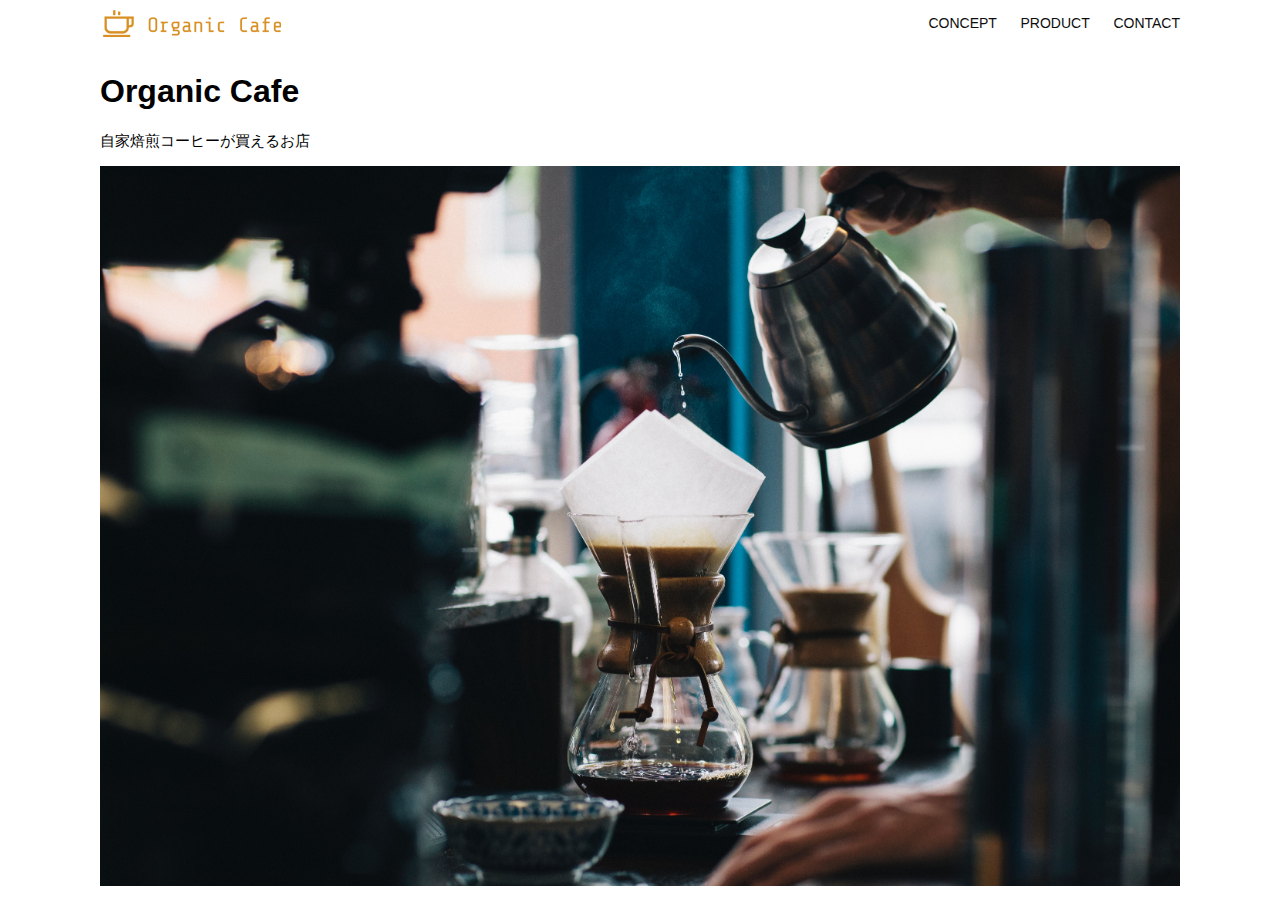
<file: html-css-kadai_013/index.html>
<!DOCTYPE html>
<html>
  <head>
    <title>Organic Cafe</title>
    <meta charset="UTF-8" />
    <meta
      name="description"
      content="自家焙煎のコーヒーがお家で楽しめるOrganic Cafe"
    />
    <meta name="viewport" content="width=device-width, initial-scale=1.0" />
    <link rel="stylesheet" href="style.css" />
  </head>
  <body>
    <!-- ヘッダー -->
    <header>
      <!-- ロゴ -->
      <a href="index.html" id="logo"
        ><img src="images/logo.png" alt="トップページに戻る"
      /></a>

      <!-- PC用ナビゲーション -->
      <nav id="nav-pc">
        <a href="index.html#concept">CONCEPT</a>
        <a href="index.html#product">PRODUCT</a>
        <a href="index.html#contact">CONTACT</a>
      </nav>
      <img id="menu-sp" src="images/button-menu.png" alt="ナビゲーションを開く" onclick="document.getElementById('nav-sp').style.display='block'">
    
    <!-- sp向けナビゲーション -->
     <nav id="nav-sp">
      <img id="close" src="images/button-close.png" alt="ナビゲーションを閉じる" onclick="document.getElementById('nav-sp').style.display='none'">
      <a id="logo-sp" href="index.html" onclick="document.getElementById('nav-sp').style.display='none'"><img src="images/logo-sp.png" alt="トップページに戻る"></a>
      <a class="menu" href="index.html#concept" onclick="document.getElementById('nav-sp').style.display='none'">CONCEPT</a>
      <a class="menu" href="index.html#product" onclick="document.getElementById('nav-sp').style.display='none'">PRODUCT</a>
      <a class="menu" href="index.html#contact" onclick="document.getElementById('nav-sp').style.display='none'">CONTACT</a>
     </nav>
    
    </header>
    <main>
      <article>
        <!-- メインビジュアル -->
        <section id="main-visual">
          <div id="main-message">
            <h1>Organic Cafe</h1>
            <p>自家焙煎コーヒーが買えるお店</p>
          </div>
          <img
            src="images/main-image.jpg"
            alt="コーヒーをハンドドリップで淹れる画像"
          />
        </section>
      </article>
    </main>
  </body>
</html>
</file>
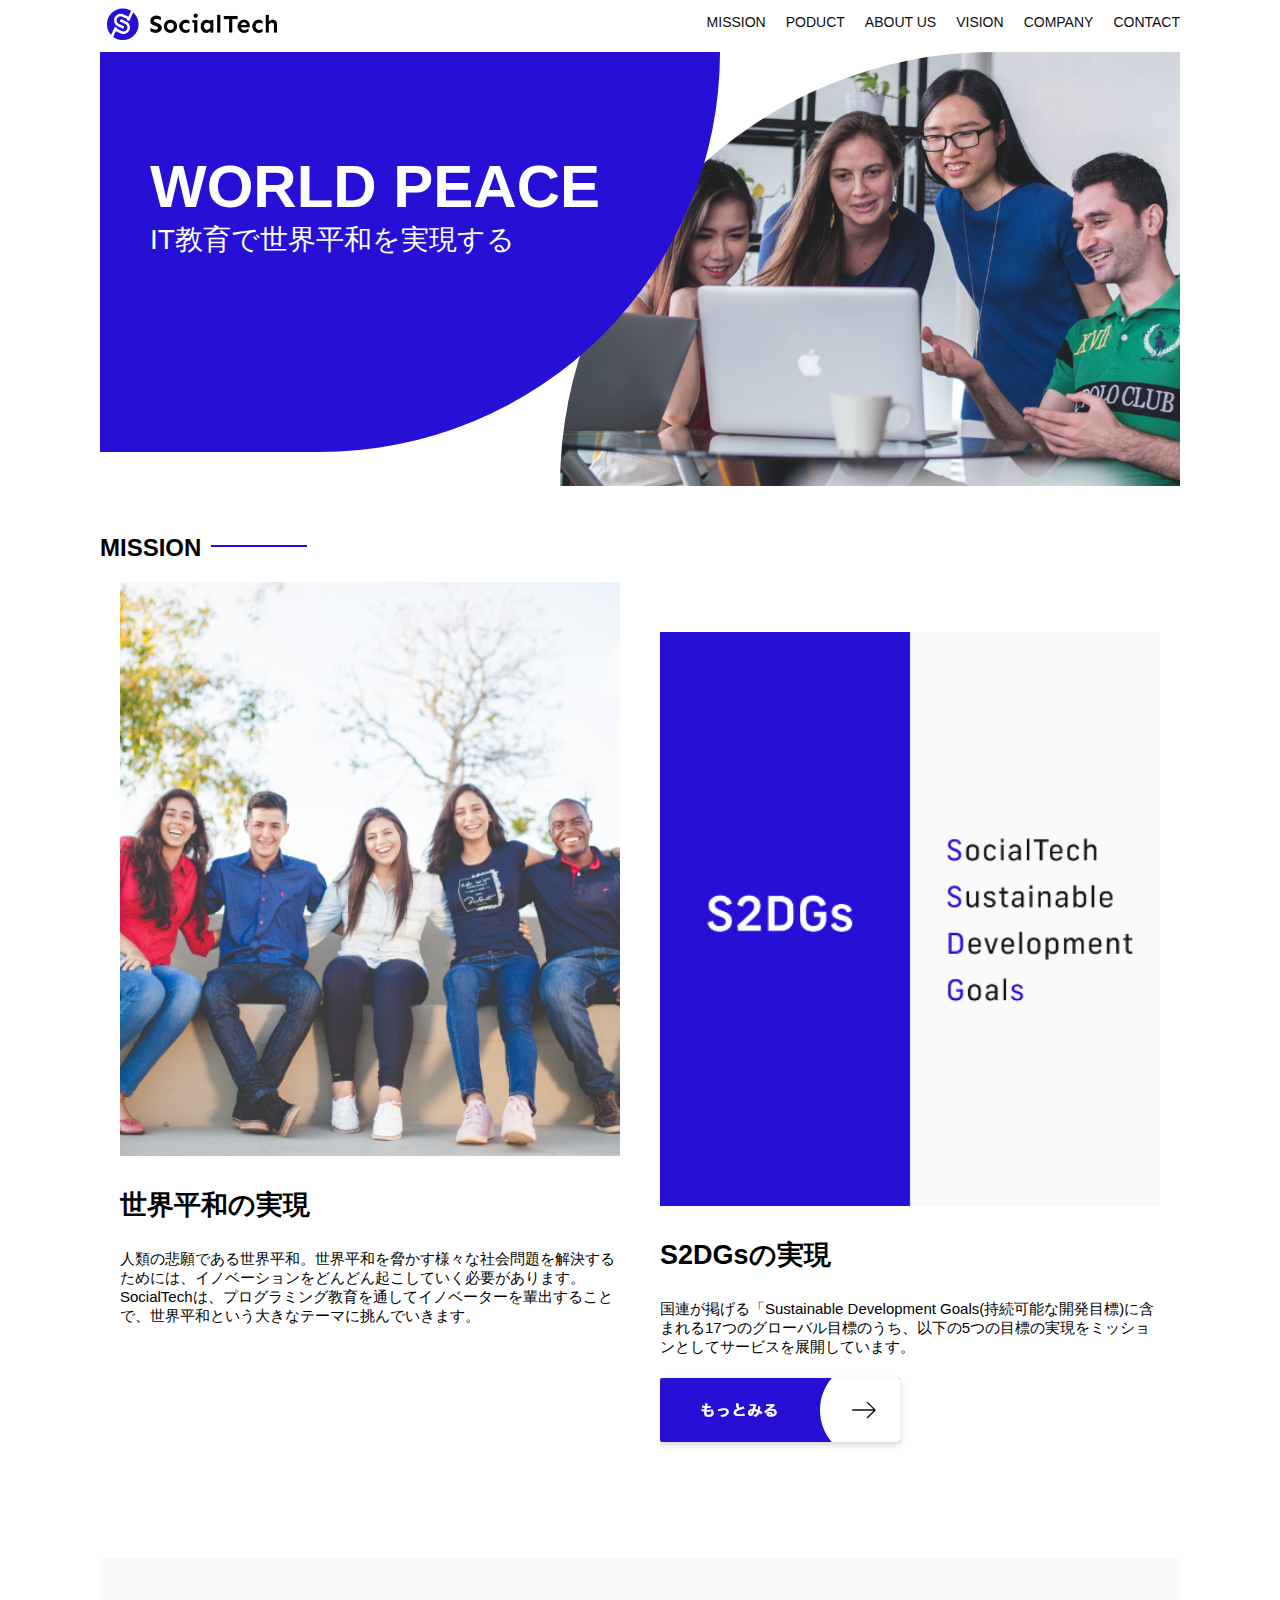
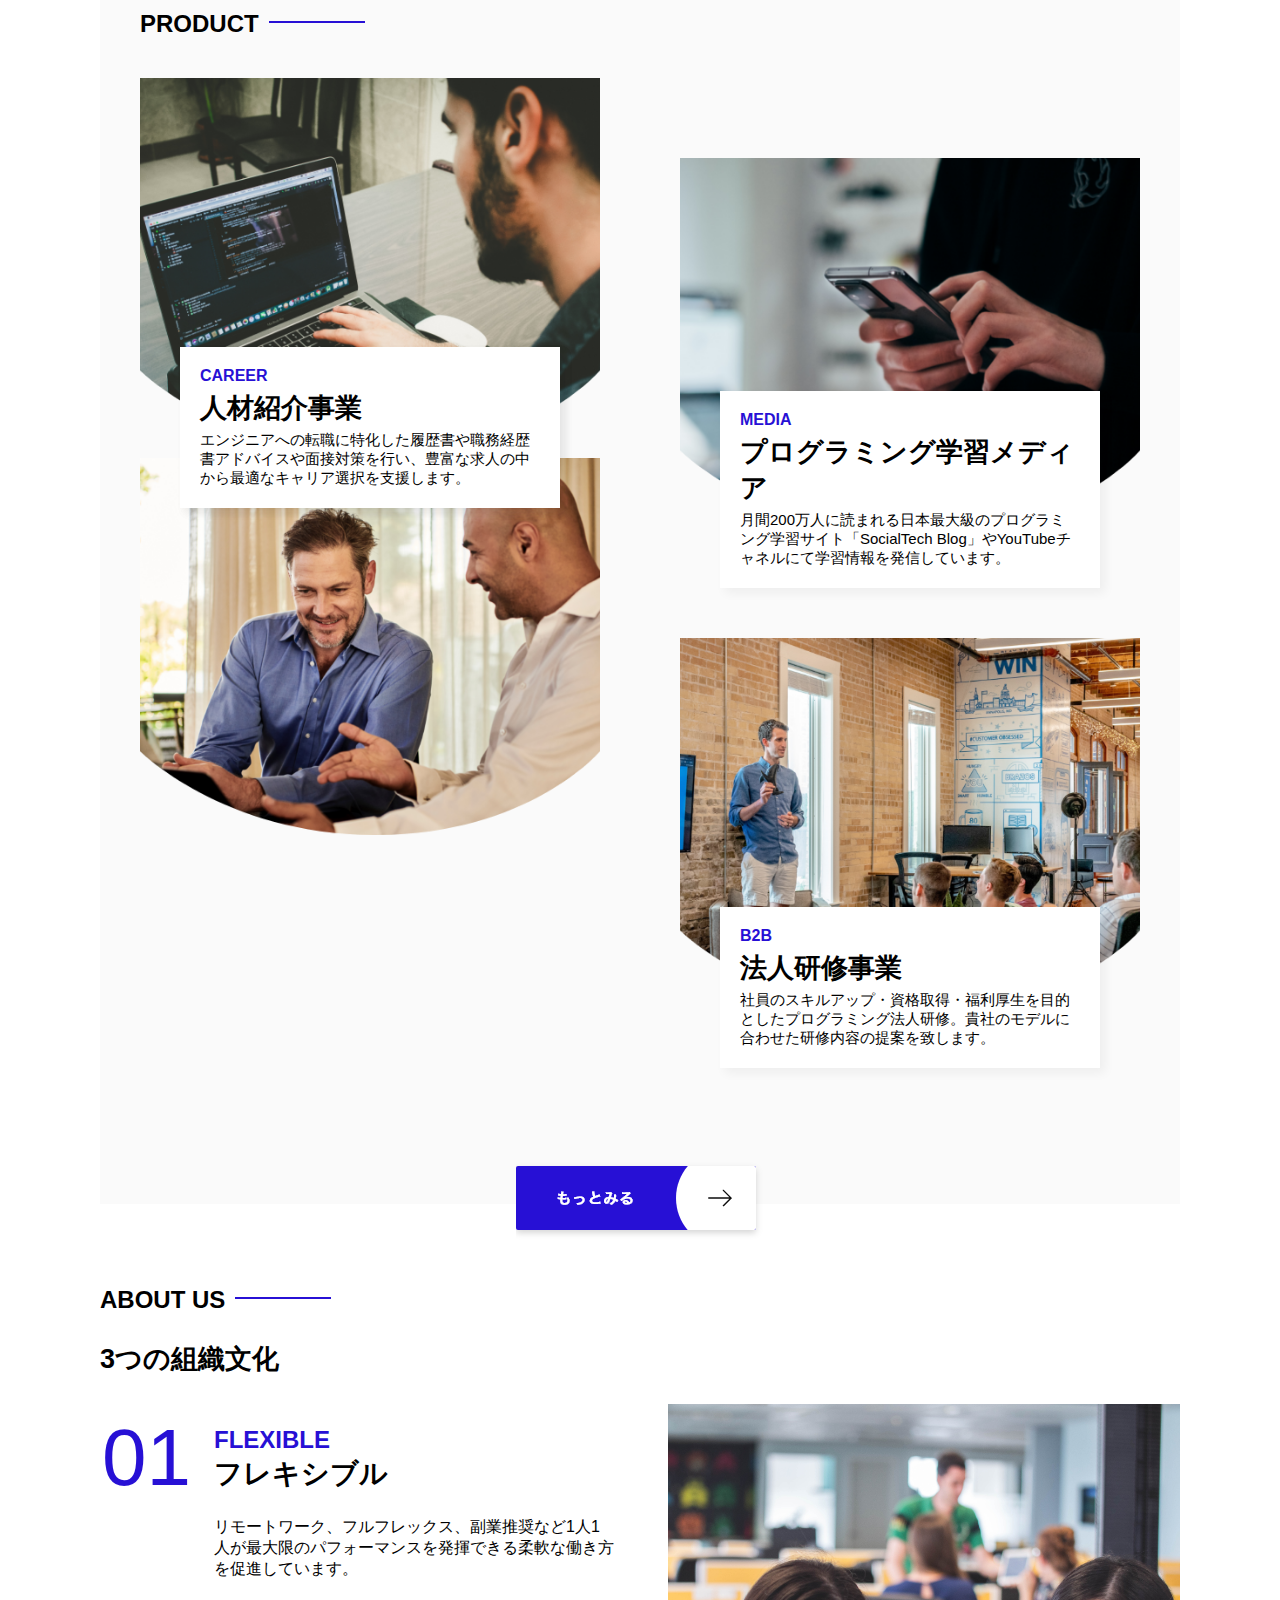
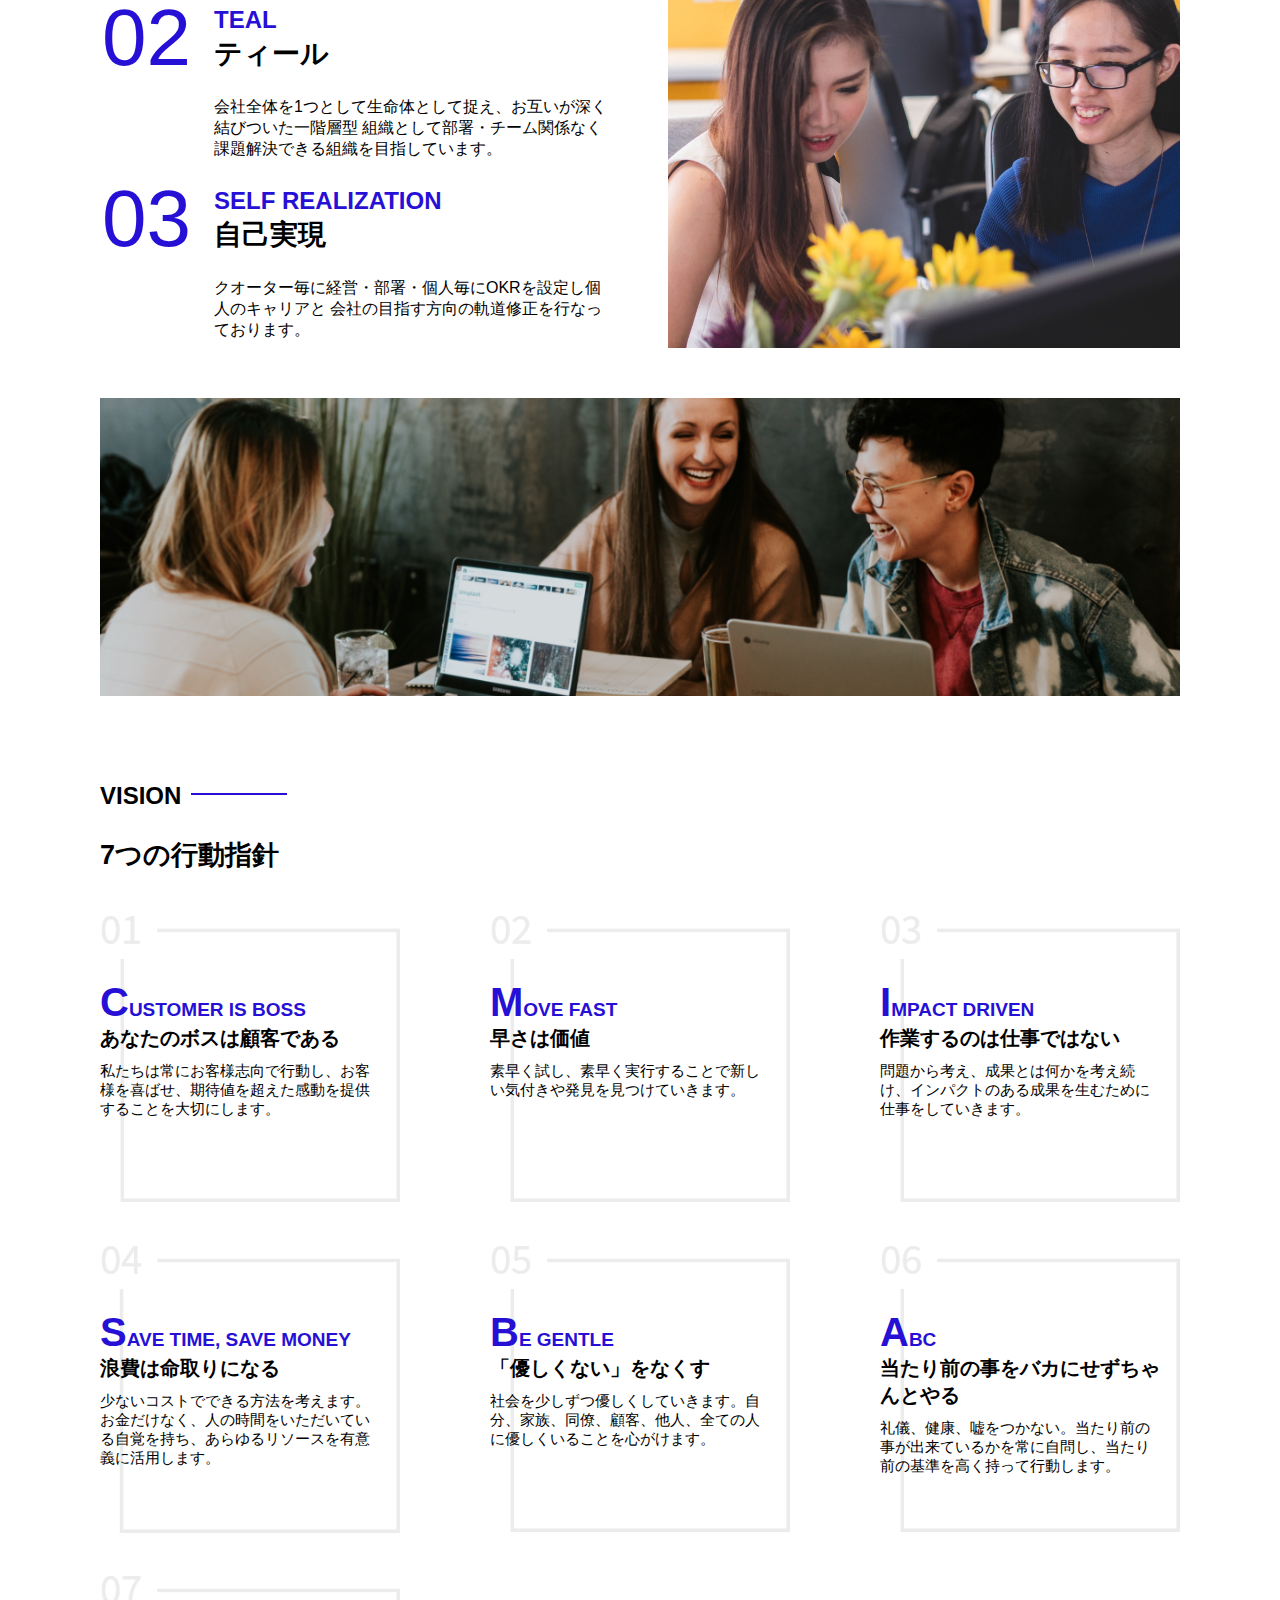
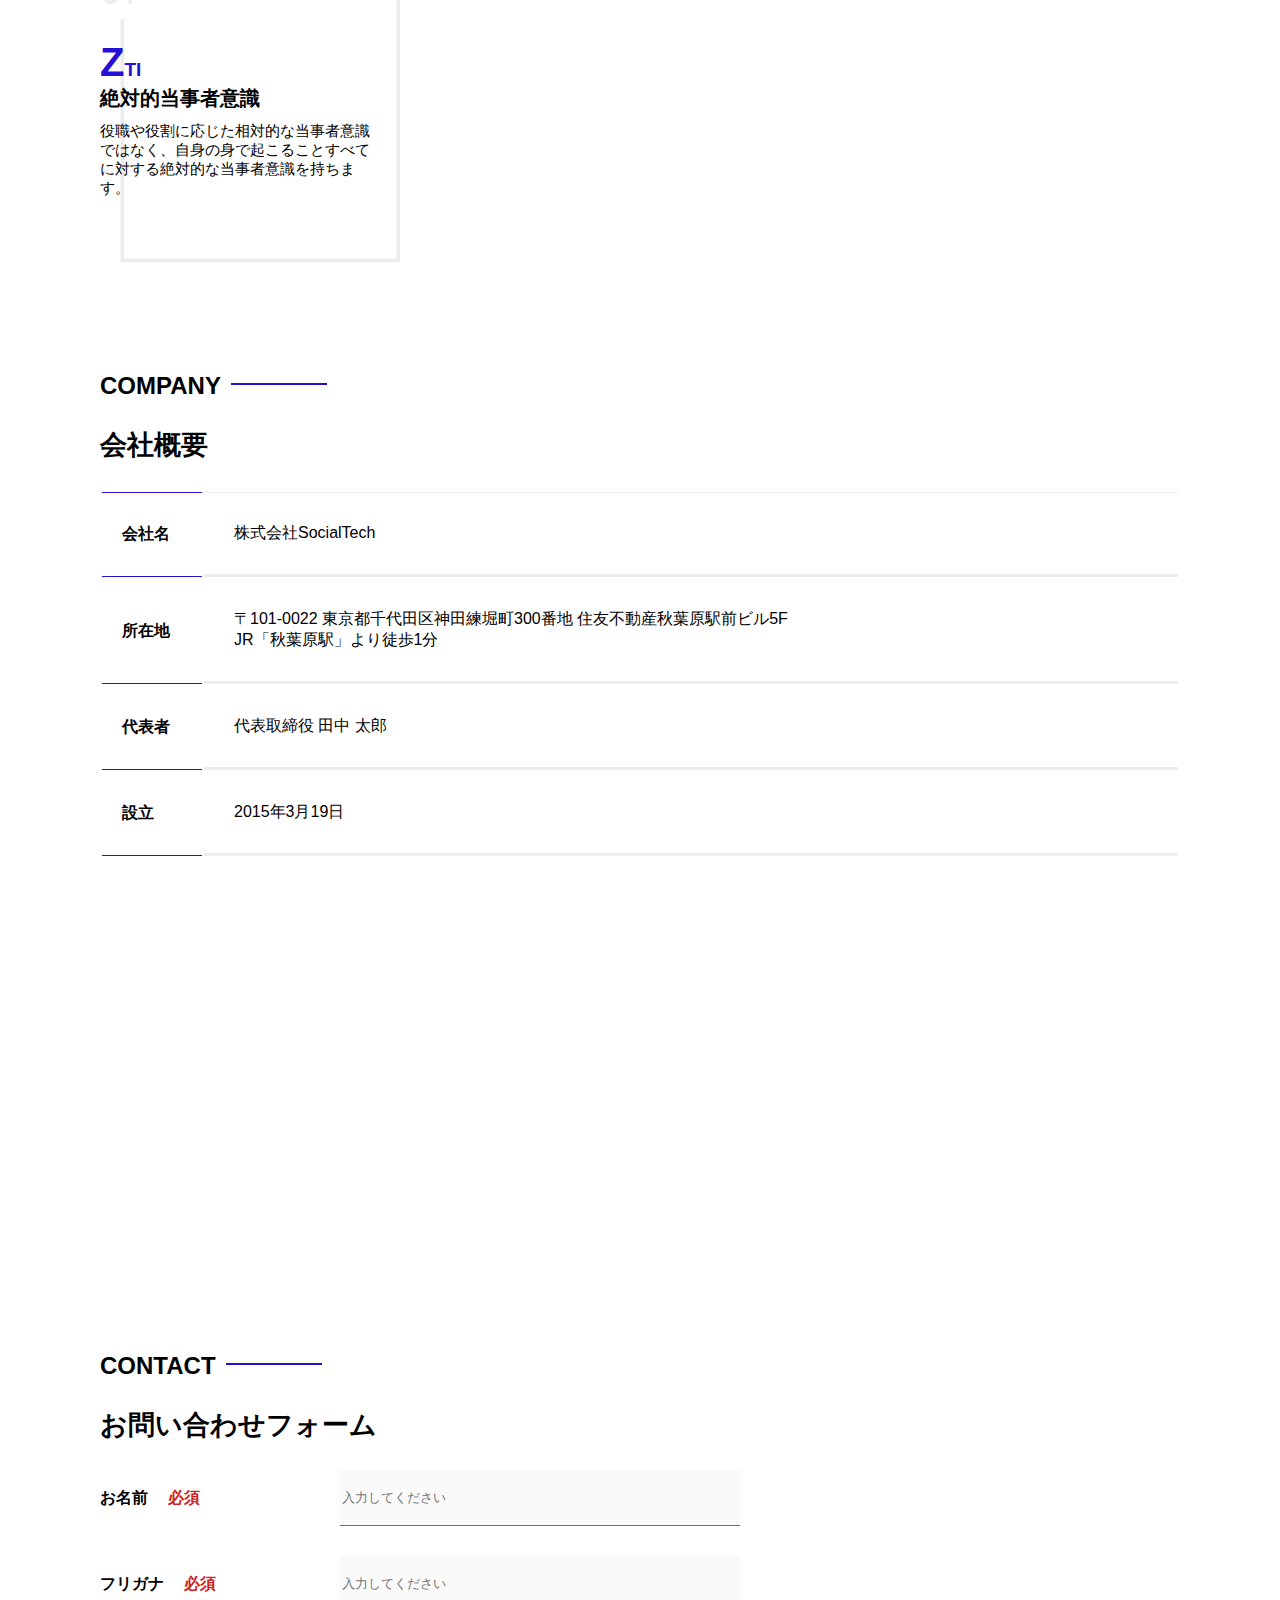
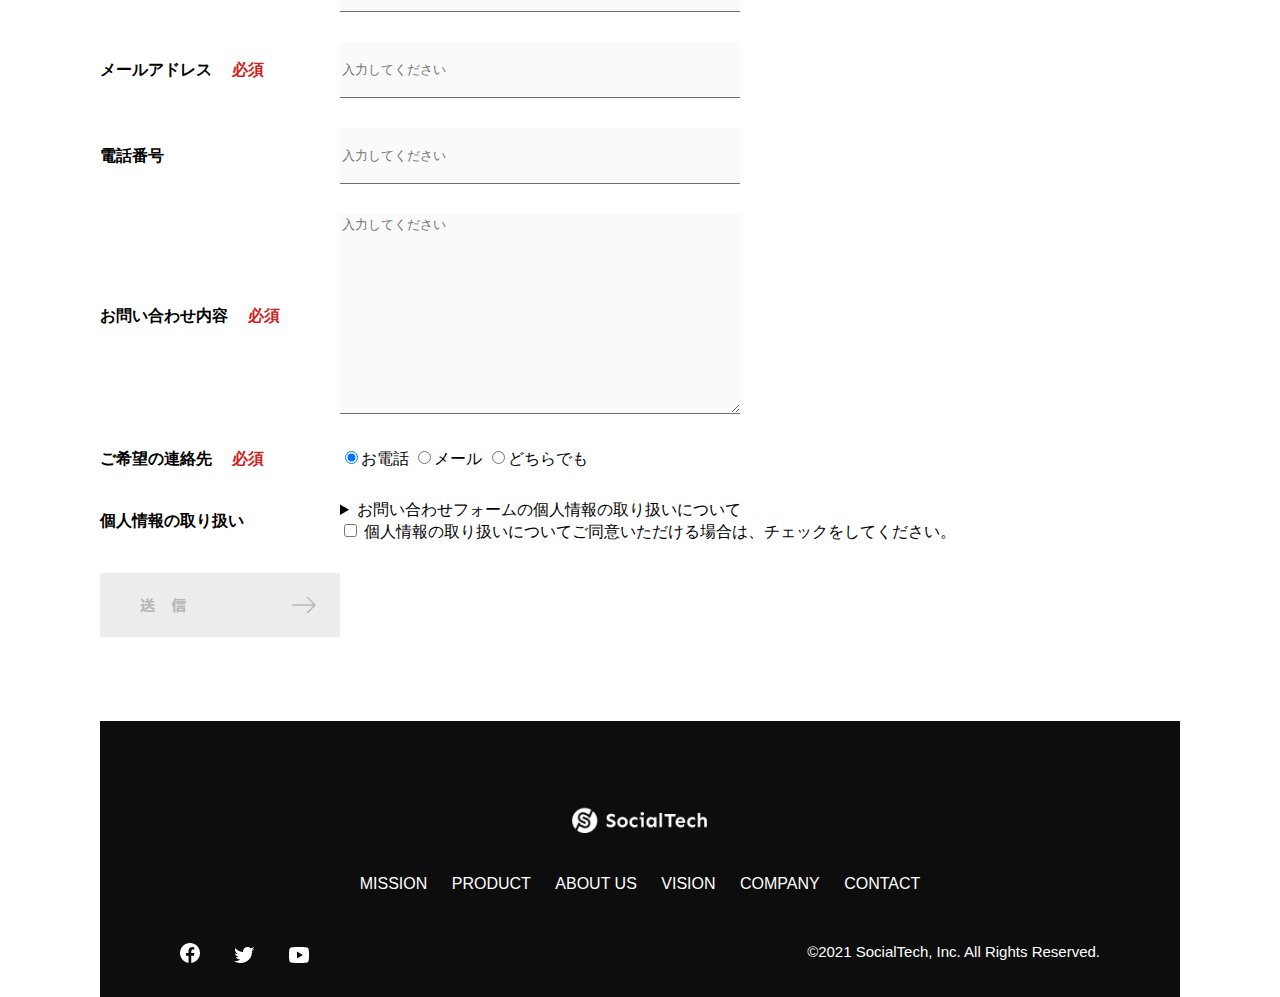
<file: kadai_tutorial_output/index.html>
<!DOCTYPE html>
<html>
    <head>
        <title>SocialTech</title>
        <meta charset="utf-8">
        <meta name="description" content="SocialTechはEdTech業界のリーディングカンパニーを目指します。">
        <meta name="viewport" content="width=device-width, intial-scale=1.0">
        <link rel="stylesheet" href="style.css">
    </head>
    <body>
        <!-- ヘッダー -->
         <header>
            <!-- ロゴ -->
             <a href="index.html" id="logo">
                <img src="images/logo.png" alt="トップページに戻る">
             </a>
                <!-- PC用ナビゲーション -->
                 <nav id="nav-pc">
                    <ul>
                        <li><a href="mission.html">MISSION</a></li>
                        <li><a href="product.html">PODUCT</a></li>
                        <li><a href="index.html#aboutus">ABOUT US</a></li>
                        <li><a href="index.html#vision">VISION</a></li>
                        <li><a href="index.html#company">COMPANY</a></li>
                        <li><a href="index.html#contact">CONTACT</a></li>
                    </ul>
                 </nav>
                 <!-- スマホ用メニューボタン -->
                  <button id="menu-sp" onclick="document.getElementById('nav-sp').style.display = 'block'">
                        <img src="images/button-menu.png" alt="ナビゲーションを開く">
                  </button>
                   <div id="nav-sp">
                       <button id="close" onclick="document.getElementById('nav-sp').style.display = 'none'">
                            <img src="images/button-close.png" alt="ナビゲーションを閉じる">
                       </button>
                        <nav>
                            <ul>
                                <li>
                                    <a id="logo-sp" href="index.html" onclick="document.getElementById('nav-sp').style.display = 'none'"><img src="images/logo-sp.png" alt="トップページに戻る"></a>
                                </li>
                                <li><a class="menu" href="mission.html" onclick="document.getElementById('nav-sp').style.display = 'none'">MISSION</a></li>
                                <li><a class="menu" href="product.html" onclick="document.getElementById('nav-sp').style.display = 'none'">PRODUCT</a></li>
                                <li><a class="menu" href="index.html#aboutus" onclick="document.getElementById('nav-sp').style.display = 'none'">ABOUT US</a></li>
                                <li><a class="menu" href="index.html#vision" onclick="document.getElementById('nav-sp').style.display ='none'">VISION</a></li>
                                <li><a class="menu" href="index.html#company" onclick="document.getElementById('nav-sp').style.display = 'none'">COMPANY</a></li>
                                <li><a class="menu" href="index.html#contact" onclick="document.getElementById('nav-sp').style.display = 'none'">CONTACT</a></li>
                            </ul>
                        </nav>
                        <div id="sns">
                            <a href="https://www.facebook.com/sejuku2013">
                                <img src="images/button-facebook.png" alt="Facebookのリンク">
                            </a>
                            <a href="https://twitter.com/samuraijuku">
                                <img src="images/button-twitter.png" alt="Twitterのリンク">
                            </a>
                            <a href="https://www.youtube.com/channel/UCCFOQO5aDK0xXam4cUQXT8g">
                                <img src="images/button-youtube.png" alt="YouTubeのリンク">
                            </a>
                        </div>
                    </div>
         </header>
         <main>
            <article>
                <!-- メインビジュアル -->
                 <section id="main-visual">
                    <div id="main-message">
                        <h1>WORLD PEACE</h1>
                        <p>IT教育で世界平和を実現する</p>
                    </div>
                    <img src="images/index/index-main.png" alt="PCの周りに集まる多国籍の仲間たち">
                 </section>
                 <!-- ミッション -->
                  <section id="mission">
                    <h2 class="index-h2">MISSION</h2>
                    <div id="mission-flex">
                        <div>
                            <img id="mission-photo" src="images/index/index-mission.png" alt="屋外のベンチで写真を撮影する多国籍の仲間たち">
                            <h3>世界平和の実現</h3>
                            <p>
                                人類の悲願である世界平和。世界平和を脅かす様々な社会問題を解決するためには、イノベーションをどんどん起こしていく必要があります。SocialTechは、プログラミング教育を通してイノベーターを輩出することで、世界平和という大きなテーマに挑んでいきます。
                            </p>
                        </div>
                        <div>
                            <img id="s2dgs" src="images/index/s2dgs.png" alt="S2DGs">
                            <h3>S2DGsの実現</h3>
                            <p>国連が掲げる「Sustainable Development Goals(持続可能な開発目標)に含まれる17つのグローバル目標のうち、以下の5つの目標の実現をミッションとしてサービスを展開しています。</p>
                            <a href="mission.html">
                                <img src="images/button-more.png" alt="もっとみる">
                            </a>
                        </div>
                    </div>
                  </section>
                  <!-- プロダクト -->
                   <section id="product">
                        <h2 class="index-h2">PRODUCT</h2>
                            <div class="product-flex">
                                <div id="product-left">
                                    <div>
                                        <img class="product-photo" src="images/index/index-mantoman.png" alt="PCでコードを書く男性">
                                        <div class="product-explain">
                                            <span>MAN TO MAN</span>
                                            <h3>プログラミング教育</h3>
                                            <p>2013年より日本で唯一の専属講師によるマンツーマンのプログラミングレッスンを開始。AI/人工知能やウェブデザインの学習も可能です。</p>
                                        </div>
                                        <img class="product-photo" src="images/index/index-career.png" alt="笑顔で話し合う2人の男性">
                                        <div class="product-explain">
                                            <span>CAREER</span>
                                            <h3>人材紹介事業</h3>
                                            <p>エンジニアへの転職に特化した履歴書や職務経歴書アドバイスや面接対策を行い、豊富な求人の中から最適なキャリア選択を支援します。</p>
                                        </div>
                                    </div>
                                </div>
                                <div id="product-right">
                                    <div>
                                        <img class="product-photo" src="images/index/index-media.png" alt="スマートフォンを操作する人々">
                                        <div class="product-explain">
                                            <span>MEDIA</span>
                                            <h3>プログラミング学習メディア</h3>
                                            <p>月間200万人に読まれる日本最大級のプログラミング学習サイト「SocialTech Blog」やYouTubeチャネルにて学習情報を発信しています。</p>
                                        </div>
                                    </div>
                                    <div>
                                        <img class="product-photo" src="images/index/index-b2b.png" alt="講演中の男性とそれを聴く人々">
                                        <div class="product-explain">
                                            <span>B2B</span>
                                            <h3>法人研修事業</h3>
                                            <p>社員のスキルアップ・資格取得・福利厚生を目的としたプログラミング法人研修。貴社のモデルに合わせた研修内容の提案を致します。</p>
                                        </div>
                                    </div>
                                </div>
                            </div>
                            <div id="product-more">
                                <a href="product.html">
                                    <img src="images/button-more.png" alt="もっとみる">
                                </a>
                            </div>
                   </section>
                   <!-- ABOUT US -->
                    <section id="aboutus">
                        <h2 class="index-h2">ABOUT US</h2>
                        <h3>3つの組織文化</h3>
                        <div>
                            <table class="culture-table">
                                <tr>
                                    <td class="culture-num">01</td>
                                    <th><span class="culture-en">FLEXIBLE</span><br>フレキシブル</th>
                                </tr>
                                <tr>
                                    <td>
                                        <!-- 空白のセル -->
                                    </td>
                                    <td class="culture-description">リモートワーク、フルフレックス、副業推奨など1人1人が最大限のパフォーマンスを発揮できる柔軟な働き方を促進しています。</td>
                                </tr>
                                <tr>
                                    <td class="culture-num">02</td>
                                    <th><span class="culture-en">TEAL</span><br>ティール</th>
                                </tr>
                                <tr>
                                    <td>
                                        <!-- 空白のセル -->
                                    </td>
                                    <td class="culture-description">会社全体を1つとして生命体として捉え、お互いが深く結びついた一階層型 組織として部署・チーム関係なく課題解決できる組織を目指しています。</td>
                                </tr>
                                <tr>
                                    <td class="culture-num">03</td>
                                    <th><span class="culture-en">SELF REALIZATION</span><br>自己実現</th>
                                </tr>
                                <tr>
                                    <td>
                                        <!-- 空白のセル -->
                                    </td>
                                    <td class="culture-description">クオーター毎に経営・部署・個人毎にOKRを設定し個人のキャリアと 会社の目指す方向の軌道修正を行なっております。</td>
                                </tr>
                            </table>
                            <img class="culture-img" src="images/index/index-aboutus1.png" alt="笑顔で話し合う2人の女性">
                        </div>
                        <img class="culture-img2" src="images/index/index-aboutus2.png" alt="笑顔で話し合う3人の男女">
                    </section>
                    <!-- VISION -->
                     <section id="vision">
                        <h2 class="index-h2">VISION</h2>
                        <h3>7つの行動指針</h3>
                        <div>
                            <div class="vision-box">
                                <img src="images/index/vision-01.png" alt="01">
                                <div>
                                    <h4>CUSTOMER IS BOSS</h4>
                                    <h5>あなたのボスは顧客である</h5>
                                    <p>私たちは常にお客様志向で行動し、お客様を喜ばせ、期待値を超えた感動を提供することを大切にします。</p>
                                </div>
                            </div>
                            <div class="vision-box">
                                <img src="images/index/vision-02.png" alt="02">
                                <div>
                                    <h4>MOVE FAST</h4>
                                    <h5>早さは価値</h5>
                                    <p>素早く試し、素早く実行することで新しい気付きや発見を見つけていきます。</p>
                                </div>
                            </div>
                            <div class="vision-box">
                                <img src="images/index/vision-03.png" alt="03">
                                <div>
                                    <h4>IMPACT DRIVEN</h4>
                                    <h5>作業するのは仕事ではない</h5>
                                    <p>問題から考え、成果とは何かを考え続け、インパクトのある成果を生むために仕事をしていきます。</p>
                                </div>
                            </div>
                            <div class="vision-box">
                                <img src="images/index/vision-04.png" alt="04">
                                <div>
                                    <h4>SAVE TIME, SAVE MONEY</h4>
                                    <h5>浪費は命取りになる</h5>
                                    <p>少ないコストでできる方法を考えます。お金だけなく、人の時間をいただいている自覚を持ち、あらゆるリソースを有意義に活用します。</p>
                                </div>
                            </div>
                            <div class="vision-box">
                                <img src="images/index/vision-05.png" alt="05">
                                <div>
                                    <h4>BE GENTLE</h4>
                                    <h5>「優しくない」をなくす</h5>
                                    <p>社会を少しずつ優しくしていきます。自分、家族、同僚、顧客、他人、全ての人に優しくいることを心がけます。</p>
                                </div>
                            </div>
                            <div class="vision-box">
                                <img src="images/index/vision-06.png" alt="06">
                                <div>
                                    <h4>ABC</h4>
                                    <h5>当たり前の事をバカにせずちゃんとやる</h5>
                                    <p>礼儀、健康、嘘をつかない。当たり前の事が出来ているかを常に自問し、当たり前の基準を高く持って行動します。</p>
                                </div>
                            </div>
                            <div class="vision-box">
                                <img src="images/index/vision-07.png" alt="07">
                                <div>
                                    <h4>ZTI</h4>
                                    <h5>絶対的当事者意識</h5>
                                    <p>役職や役割に応じた相対的な当事者意識ではなく、自身の身で起こることすべてに対する絶対的な当事者意識を持ちます。</p>
                                </div>
                            </div>
                        </div>
                     </section>
                     <!-- COMPANY -->
                     <section id="company">
                        <h2 class="index-h2">COMPANY</h2>
                        <h3>会社概要</h3>
                            <table id="company-table">
                                <tr>
                                    <th class="tableheader tableheader-first">会社名</th>
                                    <td class="cell cell-first">株式会社SocialTech</td>
                                </tr>
                                <tr>
                                    <th class="tableheader">所在地</th>
                                    <td class="cell">〒101-0022 東京都千代田区神田練堀町300番地 住友不動産秋葉原駅前ビル5F<br>JR「秋葉原駅」より徒歩1分</td>
                                </tr>
                                <tr>
                                    <th class="tableheader">代表者</th>
                                    <td class="cell">代表取締役 田中 太郎</td>
                                </tr>
                                <tr>
                                    <th class="tableheader">設立</th>
                                    <td class="cell">2015年3月19日</td>
                                </tr>
                            </table>
                            <iframe
                            src="https://www.google.com/maps/embed?pb=!1m18!1m12!1m3!1d3240.068678112367!2d139.77207767567205!3d35.6999275289469!2m3!1f0!2f0!3f0!3m2!1i1024!2i768!4f13.1!3m3!1m2!1s0x60188fee13660e23%3A0x77137876edf742ac!2z5L2P5Y-L5LiN5YuV55Sj56eL6JGJ5Y6f6aeF5YmN44OT44Or!5e0!3m2!1sja!2sjp!4v1725119307113!5m2!1sja!2sjp" width="600" height="450" style="border:0;" allowfullscreen="" loading="lazy" referrerpolicy="no-referrer-when-downgrade"></iframe>
                     </section>
                     <!-- お問い合わせフォーム -->
                     <section id="contact">
                        <h2 class="index-h2">CONTACT</h2>
                        <h3>お問い合わせフォーム</h3>
                        <form>
                            <div>
                                <div class="contact-heading">
                                    <label class="contact-label">お名前<span class="contact-span">必須</span></label>
                                </div>
                                <div>
                                    <input type="text" name="name" placeholder="入力してください" class="contact-textbox">
                                </div>
                            </div>
                            <div>
                                <div class="contact-heading">
                                    <label class="contact-label">フリガナ<span class="contact-span">必須</span></label>
                                </div>
                                <div>
                                    <input type="text" name="hurigana" placeholder="入力してください" class="contact-textbox">
                                </div>
                            </div>
                            <div>
                                <div class="contact-heading">
                                    <label class="contact-label">メールアドレス<span class="contact-span">必須</span></label>
                                </div>
                                <div>
                                    <input type="text" name="email" placeholder="入力してください" class="contact-textbox">
                                </div>
                            </div>
                            <div>
                                <div class="contact-heading">
                                    <label class="contact-label">電話番号</label>
                                </div>
                                <div>
                                    <input type="text" name="tel" placeholder="入力してください" class="contact-textbox">
                                </div>
                            </div>
                            <div>
                                <div class="contact-heading">
                                    <label class="contact-label">お問い合わせ内容<span class="contact-span">必須</span></label>
                                </div>
                                <div>
                                    <textarea class="contact-textarea" placeholder="入力してください" name="message"></textarea>
                                </div>
                            </div>
                            <div>
                                <div class="contact-heading">
                                    <label class="contact-label">ご希望の連絡先<span class="contact-span">必須</span></label>
                                </div>
                                <div>
                                    <input class="radiobutton" type="radio" value="tel" name="contact" checked><label>お電話</label>
                                    <input class="radiobutton" type="radio" value="mail" name="contact"><label>メール</label>
                                    <input class="radiobutton" type="radio" value="both" name="contact"><label>どちらでも</label>
                                </div>
                            </div>
                            <div>
                                <div class="contact-heading">
                                    <label class="contact-label">個人情報の取り扱い</label>
                                </div>
                                <div>
                                    <details>
                                        <summary>お問い合わせフォームの個人情報の取り扱いについて</summary>
                                        <div>
                                            <dl>
                                                <dt>1. 組織の名称又は氏名</dt>
                                                <dd>株式会社SocialTech</dd>
                                                <dt>2. 個人情報保護管理者（若しくはその代理人）の氏名又は職名、所属及び連絡先</dt>
                                                <dd>
                                                    <p>鈴木 一郎 コーポレート部</p>
                                                    <p>メールアドレス:samurai@example.com</p>
                                                    <p>TEL:02-1234-5678</p>
                                                </dd>
                                                <dt>3. 個人情報の利用目的</dt>
                                                <dd>
                                                    <ul>
                                                        <li>本サービス及び本サービスに関連する情報の提供又はそれらに関する連絡のため</li>
                                                        <li>ユーザーの本人確認のため</li>
                                                        <li>当社サービスのご案内のため</li>
                                                        <li>当社の商品等の広告又は宣伝（電子メールによるものを含むものとします。）</li>
                                                    </ul>
                                                </dd>
                                                <dt>4. 個人情報の取り扱い業務の委託</dt>
                                                <dd>個人情報の取扱業務の全部または一部を外部に業務委託する場合があります。その際、弊社は、個人情報を適切に保護できる管理体制を敷き実行していることを条件として委託先を厳選したうえで、機密保持契約を委託先と締結し、お客様の個人情報を厳密に管理させます。</dd>
                                                <dt>5. 個人情報の開示等の請求</dt>
                                                <dd>
                                                    お客様は、弊社に対してご自身の個人情報の開示等（利用目的の通知、開示、内容の訂正・追加・削除・利用の停止または消去、第三者への提供の停止）に関して、当社問合わせ窓口に申し出ることができます。<br>
                                                    その際、弊社はお客様ご本人を確認させてさせていただいたうえで、合理的な期間内に対応いたします。<br>
                                                    なお、個人情報に関する弊社問合わせ先は、次のとおりです。
                                                </dd>
                                                <dd>
                                                    <p>株式会社SocialTech 個人情報問合せ窓口</p>
                                                    <p>〒150-0043 東京都千代田区神田練堀町300番地 住友不動産秋葉原駅前ビル5F</p>
                                                    <p>メールアドレス:samurai@example.com TEL:03-1234-5678</p>
                                                </dd>
                                                <dt>6. 個人情報を提供されることの任意性について</dt>
                                                <dd>お客様がご自身の個人情報を弊社に提供されるか否かは、お客様のご判断によりますが、もしご提供されない場合には、適切なサービスが提供できない場合がありますので、予めご了承ください。</dd>
                                            </dl>
                                        </div>
                                    </details>
                                    <input type="checkbox" name="agree">
                                    <span>個人情報の取り扱いについてご同意いただける場合は、チェックをしてください。</span>
                                </div>
                            </div>
                            <input type="image" src="images/button-submit.png" alt="送信する">
                        </form>
                     </section>
            </article>
         </main>
         <footer>
            <div id="footer-logo">
                <img src="images/logo-sp.png" alt="SocialTech">
            </div>
            <div id="footer-link">
                <a href="mission.html">MISSION</a>
                <a href="product.html">PRODUCT</a>
                <a href="index.html#aboutus">ABOUT US</a>
                <a href="index.html#vision">VISION</a>
                <a href="index.html#company">COMPANY</a>
                <a href="index.html#contact">CONTACT</a>
            </div>
            <div id="sns-footer">
                <div class="sns-btns">
                    <a href="https://www.facebook.com/sejuku2013"><img src="images/button-facebook.png" alt="Facebookのリンク"></a>
                    <a href="https://twitter.com/samuraijuku"><img src="images/button-twitter.png" alt="Twitterのリンク"></a>
                    <a href="https://www.youtube.com/channel/UCCFOQO5aDK0xXam4cUQXT8g"><img src="images/button-youtube.png" alt="YouTubeのリンク"></a>
                </div>
                <p id="copyright">&copy;2021 SocialTech, Inc. All Rights Reserved.</p>
            </div>
         </footer>
    </body>
</html>
</file>
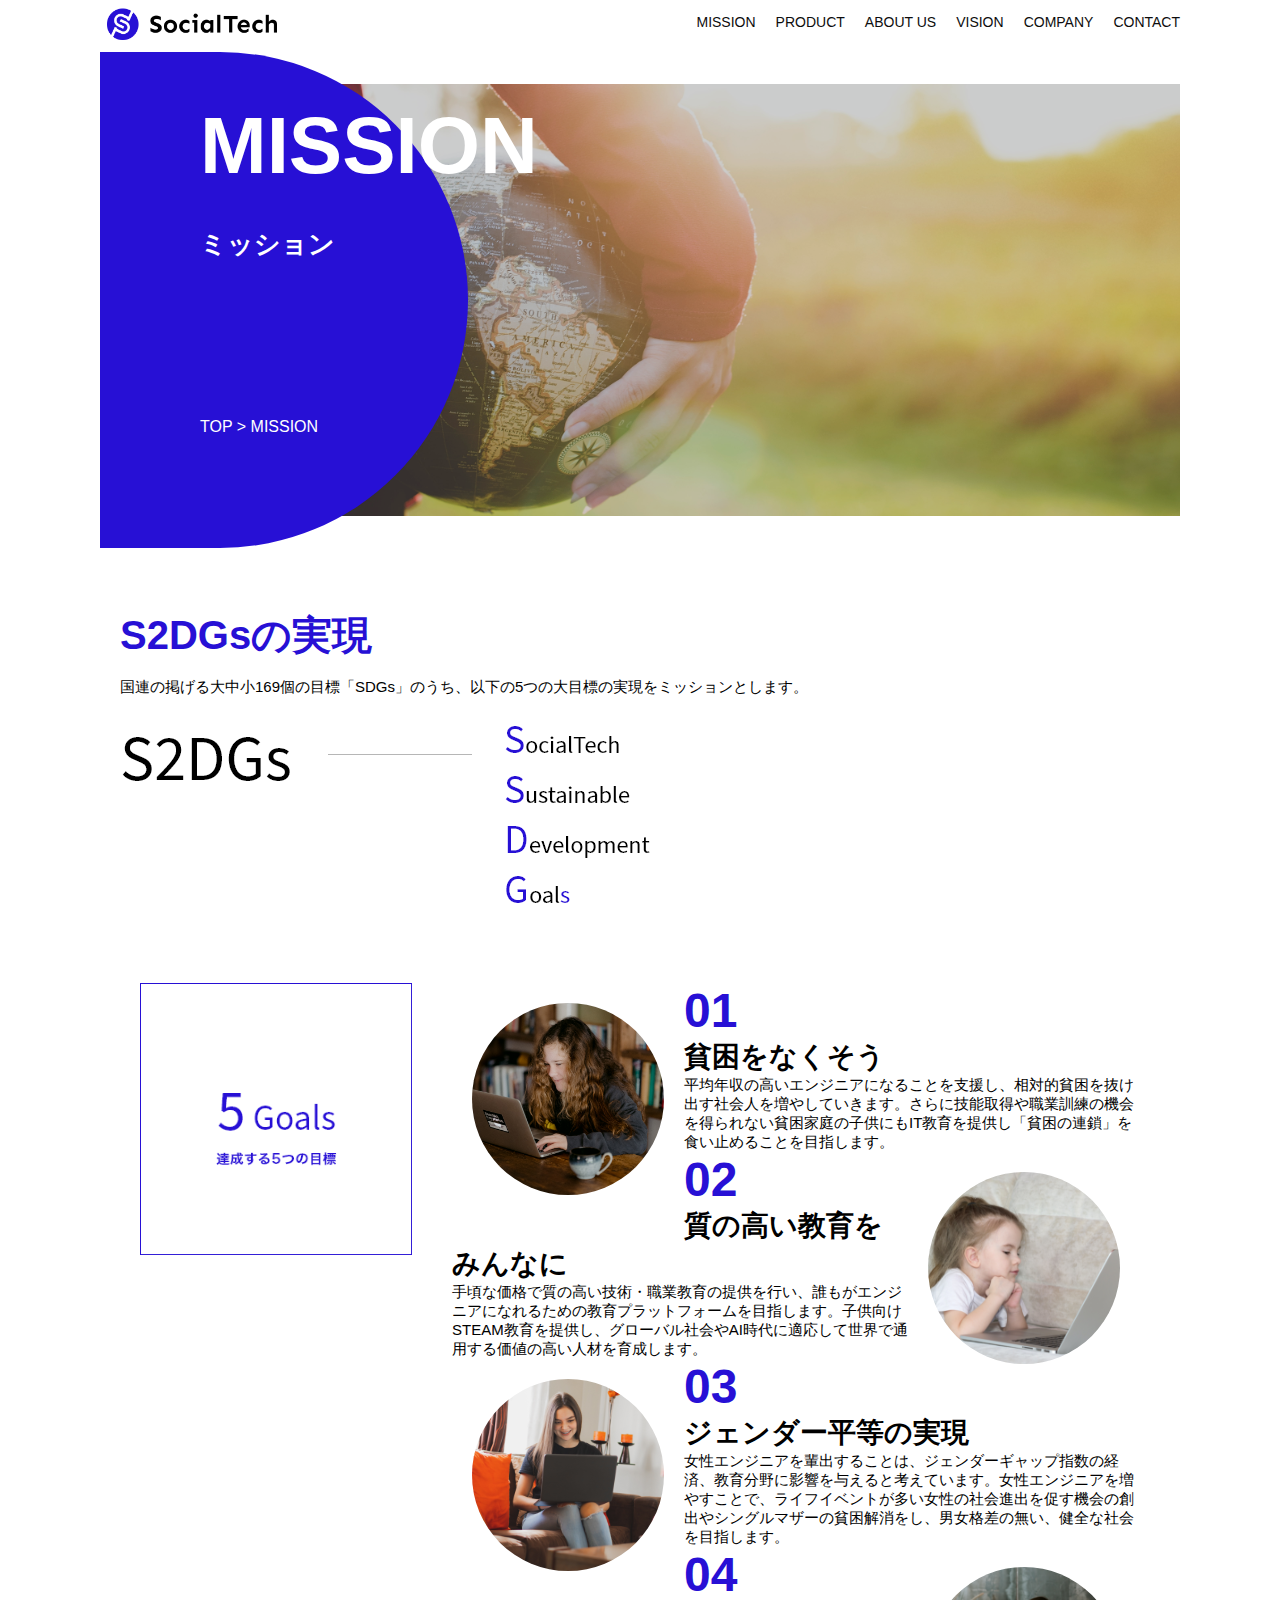
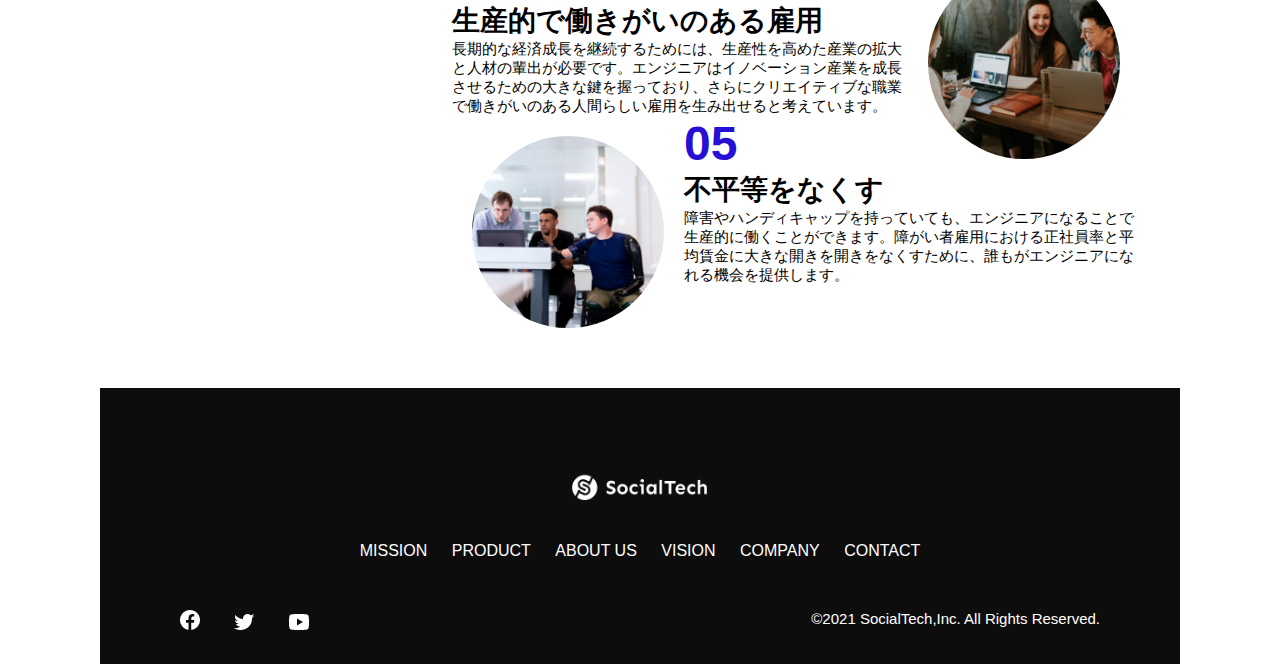
<file: kadai_tutorial_output/mission.html>
<!DOCTYPE html>
<html>
    <head>
        <title>SocialTech - MISSION ミッション -</title>
        <meta charset="utf-8">
        <meta name="description" content="SocialTechが目指す5つの目標（S2DGs）を紹介します">
        <meta name="viewport" content="width=device-width,intial-scale=1.0">
        <link rel="stylesheet" href="style.css">
    </head>

    <body>
        <!-- ヘッダー -->
         <header>
            <!-- ロゴ -->
             <a href="index.html" id="logo">
                <img src="images/logo.png" alt="トップページに戻る">
             </a>
            <!-- PC用ナビゲーション -->
            <nav id="nav-pc">
                <ul>
                    <li><a href="mission.html">MISSION</a></li>
                    <li><a href="product.html">PRODUCT</a></li>
                    <li><a href="index.html#aboutus">ABOUT US</a></li>
                    <li><a href="index.html#vision">VISION</a></li>
                    <li><a href="index.html#company">COMPANY</a></li>
                    <li><a href="index.html#contact">CONTACT</a></li>
                </ul>
            </nav>

            <!-- スマホ用メニューボタン -->
            <button id="menu-sp" onclick="document.getElementById('nav-sp').style.display = 'block'">
                <img src="images/button-menu.png" alt="ナビゲーションを開く">
           </button>

           <!-- スマホ用ナビゲーション -->
            <div id="nav-sp">
                <button id="close" onclick="document.getElementById('nav-sp').style.display = 'none'">
                    <img src="images/button-close.png" alt="ナビゲーションを閉じる">
                </button>

                <nav>
                    <ul>
                        <li>
                            <a id="logo" href="index.html" onclick="document.getElementById('nav-sp').style.display = 'none'"><img src="images/logo-sp.png" alt="トップページに戻る"></a>
                        </li>
                        <li><a class="menu" href="mission.html" onclick="document.getElementById('nav-sp').style.display = 'none'">MISSION</a></li>
                        <li><a class="menu" href="product.html" onclick="document.getElementById('nav-sp').style.display = 'none'">PRODUCT</a></li>
                        <li><a class="menu" href="index.html#aboutus" onclick="document.getElementById('nav-sp').style.display = 'none'">ABOUT US</a></li>
                        <li><a class="menu" href="index.html#vision" onclick="document.getElementById('nav-sp').style.display = 'none'">VISION</a></li>
                        <li><a class="menu" href="index.html#company" onclick="document.getElementById('nav-sp').style.display = 'none'">COMPANY</a></li>
                        <li><a class="menu" href="index.html#contact" onclick="document.getElementById('nav-sp'.style.display) = 'none'">CONTACT</a></li>  
                    </ul>
                </nav>
                <div id="sns">
                    <a href="https://www.facebook.com/sejuku2013">
                        <img src="images/button-facebook.png" alt="Facebookのリンク">
                    </a>
                    <a href="https//twitter.com/samuraijuku">
                        <img src="images/button-twitter.png" alt="Twitterのリンク">
                    </a>
                    <a href="https://www.youtube.com/channel/UCCFOQO5aDK0xXam4cUQXT8g">
                        <img src="images/button-youtube.png" alt="YouTubeのリンク">
                    </a>
                </div>
            </div>
        </header>
        
        <main>
            <article>
                <section id="mission-main">
                    <div class="mission-main-inner">
                        <div id="mission-title">
                            <h1>MISSION<br><span>ミッション</span></h1>
                            <p>TOP > MISSION</p>
                        </div>
                    </div>
                </section>
                <section id="mission-s2dgs">
                    <h2 class="mission-h2">S2DGsの実現</h2>
                    <p>国連の掲げる大中小169個の目標「SDGs」のうち、以下の5つの大目標の実現をミッションとします。</p>
                    <img src="images/mission/mission-s2dgs.png" alt="S2DGs">
                </section>
                <section id="mission-five-goals">
                    <div class="five-goals-image">
                        <img src="images/mission/mission-5goals.png" alt="5Goals">
                    </div>
                    <div class="five-goals-read">
                        <div>
                            <img class="fivegoals-image-left" src="images/mission/mission-5goals01.png" alt="PCを操作する女の子">
                            <span class="fivegoals-number">01</span>
                            <h3 class="fivegoals-h3">貧困をなくそう</h3>
                            <p class="fivegoals-p">平均年収の高いエンジニアになることを支援し、相対的貧困を抜け出す社会人を増やしていきます。さらに技能取得や職業訓練の機会を得られない貧困家庭の子供にもIT教育を提供し「貧困の連鎖」を食い止めることを目指します。</p>
                        </div>
                        <div>
                            <img class="fivegoals-image-right" src="images/mission/mission-5goals02.png" alt="PCを見つめる小さい女の子">
                            <span class="fivegoals-number">02</span>
                            <h3 class="fivegoals-h3">質の高い教育をみんなに</h3>
                            <p class="fivegoals-p">手頃な価格で質の高い技術・職業教育の提供を行い、誰もがエンジニアになれるための教育プラットフォームを目指します。子供向けSTEAM教育を提供し、グローバル社会やAI時代に適応して世界で通用する価値の高い人材を育成します。</p>
                        </div>
                        <div>
                            <img class="fivegoals-image-left" src="images/mission/mission-5goals03.png" alt="PCを操作する女性">
                            <span class="fivegoals-number">03</span>
                            <h3 class="fivegoals-h3">ジェンダー平等の実現</h3>
                            <p class="fivegoals-p">女性エンジニアを輩出することは、ジェンダーギャップ指数の経済、教育分野に影響を与えると考えています。女性エンジニアを増やすことで、ライフイベントが多い女性の社会進出を促す機会の創出やシングルマザーの貧困解消をし、男女格差の無い、健全な社会を目指します。</p>
                        </div>
                        <div>
                            <img class="fivegoals-image-right" src="images/mission/mission-5goals04.png" alt="笑顔で話し合う3人の男女">
                            <span class="fivegoals-number">04</span>
                            <h3 class="fivegoals-h3">生産的で働きがいのある雇用</h3>
                            <p class="fivegoals-p">長期的な経済成長を継続するためには、生産性を高めた産業の拡大と人材の輩出が必要です。エンジニアはイノベーション産業を成長させるための大きな鍵を握っており、さらにクリエイティブな職業で働きがいのある人間らしい雇用を生み出せると考えています。</p>
                        </div>
                        <div>
                            <img class="fivegoals-image-left" src="images/mission/mission-5goals05.png" alt="障害を持つ男性が生き生きと働く様子">
                            <span class="fivegoals-number">05</span>
                            <h3 class="fivegoals-h3">不平等をなくす</h3>
                            <p class="fivegoals-p">障害やハンディキャップを持っていても、エンジニアになることで生産的に働くことができます。障がい者雇用における正社員率と平均賃金に大きな開きを開きをなくすために、誰もがエンジニアになれる機会を提供します。</p>
                        </div>
                    </div>
                </section>

            </article>
        </main>

        <footer>
            <div id="footer-logo">
                <img src="images/logo-sp.png" alt="SocialTech">
            </div>
            <div id="footer-link">
                <a href="mission.html">MISSION</a>
                <a href="product.html">PRODUCT</a>
                <a href="index.html#aboutus">ABOUT US</a>
                <a href="index.html#vision">VISION</a>
                <a href="index.html#company">COMPANY</a>
                <a href="index.html#contact">CONTACT</a>
            </div>
            <div id="sns-footer">
                <div class="sns-btns">
                    <a href="https://www.facebook.com/sejuku2013"><img src="images/button-facebook.png" alt="Facebookのリンク"></a>
                    <a href="https://twitter.com/samuraijuku"><img src="images/button-twitter.png" alt="Twitterのリンク"></a>
                    <a href="https://www.youtube.com/channel/UCCFOQO5aDK0xXam4cUQXT8g"><img src="images/button-youtube.png" alt="YouTubeのリンク"></a>
                </div>
                <p id="copyright">&copy;2021 SocialTech,Inc. All Rights Reserved.</p>
            </div>
        </footer>
    </body>
</html>
</file>
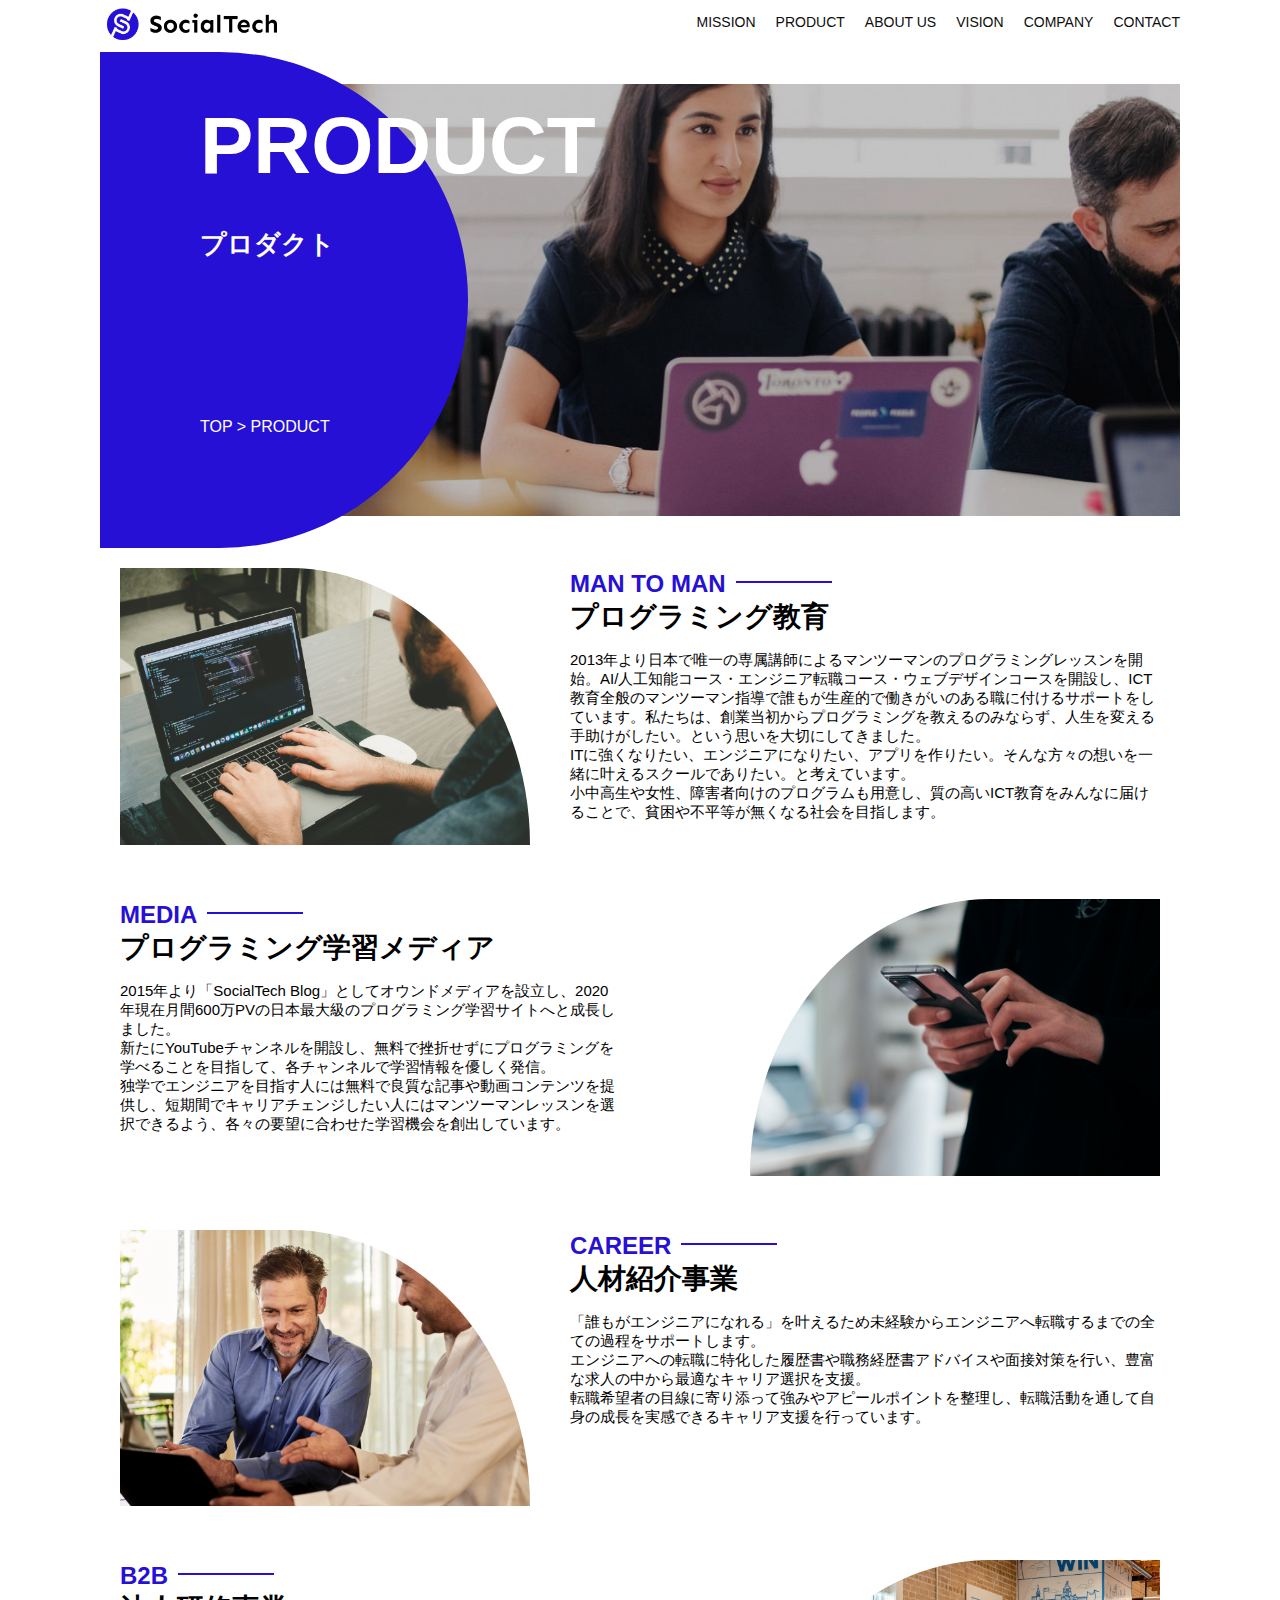
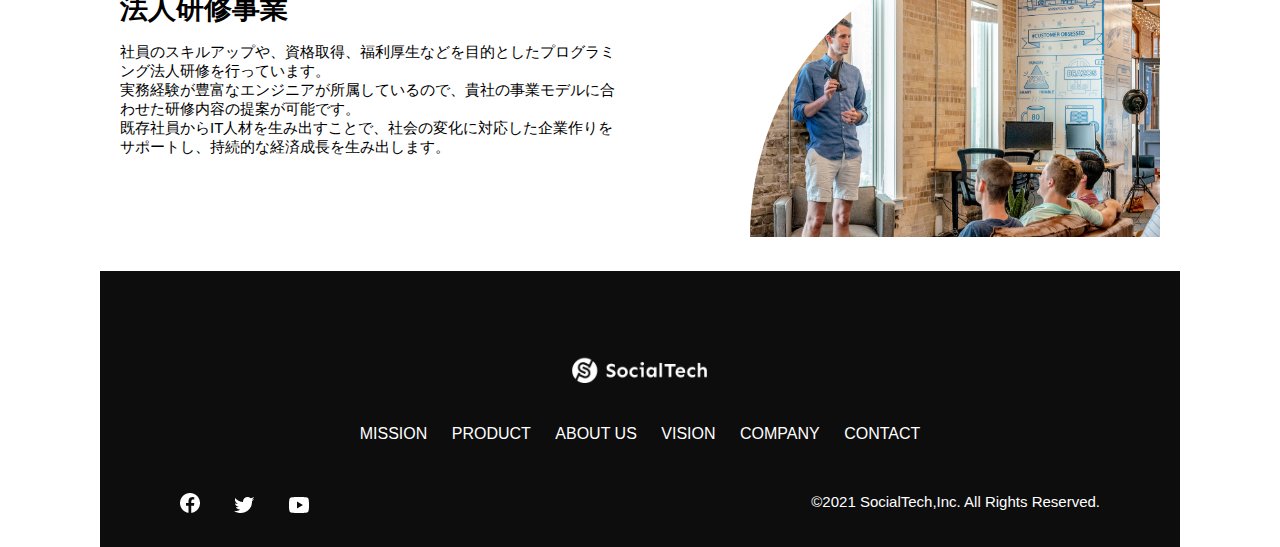
<file: kadai_tutorial_output/product.html>
<!DOCTYPE html>
<html>
    <head>
        <title>SosialTech -PRODUCT プロダクト-</title>
        <meta charset="utf-8">
        <meta name="description" content="SocialTechの4つのプロダクトを紹介します">
        <meta name="viewport" content="width=device-width,intial-scale=1.0">
        <link rel="stylesheet" href="style.css">
    </head>

    <body>
        <!-- ヘッダー -->
         <header>
            <!-- ロゴ -->
             <a href="index.html" id="logo">
                <img src="images/logo.png" alt="トップページに戻る">
             </a>
            <!-- PC用ナビゲーション -->
            <nav id="nav-pc">
                <ul>
                    <li><a href="mission.html">MISSION</a></li>
                    <li><a href="product.html">PRODUCT</a></li>
                    <li><a href="index.html#aboutus">ABOUT US</a></li>
                    <li><a href="index.html#vision">VISION</a></li>
                    <li><a href="index.html#company">COMPANY</a></li>
                    <li><a href="index.html#contact">CONTACT</a></li>
                </ul>
            </nav>

            <!-- スマホ用メニューボタン -->
            <button id="menu-sp" onclick="document.getElementById('nav-sp').style.display = 'block'">
                <img src="images/button-menu.png" alt="ナビゲーションを開く">
           </button>

           <!-- スマホ用ナビゲーション -->
            <div id="nav-sp">
                <button id="close" onclick="document.getElementById('nav-sp').style.display = 'none'">
                    <img src="images/button-close.png" alt="ナビゲーションを閉じる">
                </button>

                <nav>
                    <ul>
                        <li>
                            <a id="logo" href="index.html" onclick="document.getElementById('nav-sp').style.display = 'none'"><img src="images/logo-sp.png" alt="トップページに戻る"></a>
                        </li>
                        <li><a class="menu" href="mission.html" onclick="document.getElementById('nav-sp').style.display = 'none'">MISSION</a></li>
                        <li><a class="menu" href="product.html" onclick="document.getElementById('nav-sp').style.display = 'none'">PRODUCT</a></li>
                        <li><a class="menu" href="index.html#aboutus" onclick="document.getElementById('nav-sp').style.display = 'none'">ABOUT US</a></li>
                        <li><a class="menu" href="index.html#vision" onclick="document.getElementById('nav-sp').style.display = 'none'">VISION</a></li>
                        <li><a class="menu" href="index.html#company" onclick="document.getElementById('nav-sp').style.display = 'none'">COMPANY</a></li>
                        <li><a class="menu" href="index.html#contact" onclick="document.getElementById('nav-sp'.style.display) = 'none'">CONTACT</a></li>  
                    </ul>
                </nav>
                <div id="sns">
                    <a href="https://www.facebook.com/sejuku2013">
                        <img src="images/button-facebook.png" alt="Facebookのリンク">
                    </a>
                    <a href="https//twitter.com/samuraijuku">
                        <img src="images/button-twitter.png" alt="Twitterのリンク">
                    </a>
                    <a href="https://www.youtube.com/channel/UCCFOQO5aDK0xXam4cUQXT8g">
                        <img src="images/button-youtube.png" alt="YouTubeのリンク">
                    </a>
                </div>
            </div>
        </header>
        
        <main>
            <article>
                <section id="product-main">
                    <div class="product-main-inner">
                        <div id="product-title">
                            <h1>PRODUCT<br><span>プロダクト</span></h1>
                            <p>TOP > PRODUCT</p>
                        </div>
                    </div>
                </section>
                <section class="product-section product-section-left">
                    <div class="product-section-img">
                        <img src="images/product/product-mantoman.png" alt="PCでコードを書く男性">
                    </div>
                    <div class="product-read">
                        <h2 class="product-h2">MAN TO MAN</h2>
                        <h3 class="product-h3">プログラミング教育</h3>
                        <p>
                            2013年より日本で唯一の専属講師によるマンツーマンのプログラミングレッスンを開始。AI/人工知能コース・エンジニア転職コース・ウェブデザインコースを開設し、ICT教育全般のマンツーマン指導で誰もが生産的で働きがいのある職に付けるサポートをしています。私たちは、創業当初からプログラミングを教えるのみならず、人生を変える手助けがしたい。という思いを大切にしてきました。 <br>ITに強くなりたい、エンジニアになりたい、アプリを作りたい。そんな方々の想いを一緒に叶えるスクールでありたい。と考えています。<br>小中高生や女性、障害者向けのプログラムも用意し、質の高いICT教育をみんなに届けることで、貧困や不平等が無くなる社会を目指します。
                        </p>
                    </div>
                </section>
                <section class="product-section product-section-right">
                    <div class="product-read">
                        <h2 class="product-h2">MEDIA</h2>
                        <h3 class="product-h3">プログラミング学習メディア</h3>
                        <p>2015年より「SocialTech Blog」としてオウンドメディアを設立し、2020年現在月間600万PVの日本最大級のプログラミング学習サイトへと成長しました。<br>新たにYouTubeチャンネルを開設し、無料で挫折せずにプログラミングを学べることを目指して、各チャンネルで学習情報を優しく発信。<br>独学でエンジニアを目指す人には無料で良質な記事や動画コンテンツを提供し、短期間でキャリアチェンジしたい人にはマンツーマンレッスンを選択できるよう、各々の要望に合わせた学習機会を創出しています。</p>
                    </div>
                    <div class="product-section-img">
                        <img src="images/product/product-media.png" alt="スマートフォンを操作する人">
                    </div>
                </section>
                <section class="product-section product-section-left">
                    <div class="product-section-img">
                        <img src="images/product/product-career.png" alt="笑顔で話し合う2人の男性">
                    </div>
                    <div class="product-read">
                        <h2 class="product-h2">CAREER</h2>
                        <h3 class="product-h3">人材紹介事業</h3>
                        <p>「誰もがエンジニアになれる」を叶えるため未経験からエンジニアへ転職するまでの全ての過程をサポートします。<br>エンジニアへの転職に特化した履歴書や職務経歴書アドバイスや面接対策を行い、豊富な求人の中から最適なキャリア選択を支援。<br>転職希望者の目線に寄り添って強みやアピールポイントを整理し、転職活動を通して自身の成長を実感できるキャリア支援を行っています。<br></p>
                    </div>
                </section>
                <section class="product-section product-section-right">
                    <div class="product-read">
                        <h2 class="product-h2">B2B</h2>
                        <h3 class="product-h3">法人研修事業</h3>
                        <p>社員のスキルアップや、資格取得、福利厚生などを目的としたプログラミング法人研修を行っています。<br>実務経験が豊富なエンジニアが所属しているので、貴社の事業モデルに合わせた研修内容の提案が可能です。<br>既存社員からIT人材を生み出すことで、社会の変化に対応した企業作りをサポートし、持続的な経済成長を生み出します。</p>
                    </div>
                    <div class="product-section-img">
                        <img src="images/product/product-b2b.png" alt="講演中の男性とそれを聴く人々">
                    </div>
                </section>
            </article>
        </main>

        <footer>
            <div id="footer-logo">
                <img src="images/logo-sp.png" alt="SocialTech">
            </div>
            <div id="footer-link">
                <a href="mission.html">MISSION</a>
                <a href="product.html">PRODUCT</a>
                <a href="index.html#aboutus">ABOUT US</a>
                <a href="index.html#vision">VISION</a>
                <a href="index.html#company">COMPANY</a>
                <a href="index.html#contact">CONTACT</a>
            </div>
            <div id="sns-footer">
                <div class="sns-btns">
                    <a href="https://www.facebook.com/sejuku2013"><img src="images/button-facebook.png" alt="Facebookのリンク"></a>
                    <a href="https://twitter.com/samuraijuku"><img src="images/button-twitter.png" alt="Twitterのリンク"></a>
                    <a href="https://www.youtube.com/channel/UCCFOQO5aDK0xXam4cUQXT8g"><img src="images/button-youtube.png" alt="YouTubeのリンク"></a>
                </div>
                <p id="copyright">&copy;2021 SocialTech,Inc. All Rights Reserved.</p>
            </div>
        </footer>
    </body>
</html>
</file>
<file: html-css-kadai_013/style.css>
/* PC、スマホ共通スタイル */
body {
  font-family: "Source Sans Pro", "Hiragino Kaku Gothic ProN", Meiryo, Arial,
    sans-serif;
}

p {
  font-size: 15px;
}

#main-visual>img {
  width: 100%;
}

/*================
PC用のスタイル 
=================*/
@media screen and (min-width: 768px) {
  /* 横幅設定 */
  body {
    max-width: 1080px;
    min-width: 960px;
    margin: 0 auto 0 auto;
  }

  /* ヘッダー */
  header {
    display: flex;
    justify-content: space-between;
  }

  /* ナビゲーションのレイアウト */
  #nav-pc {
    text-align: right;
    font-size: 14px;
    padding-top: 15px;
  }

  /* ナビゲーションのリンクの装飾設定 */
  #nav-pc>a {
    text-decoration: none;
    margin-left: 20px;
  }

  #nav-pc>a:link {
    color: #0d0d0d;
  }

  #nav-pc>a:visited {
    color: #0d0d0d;
  }

  #nav-pc>a:hover {
    color: #0d0d0d;
    text-decoration: underline;
  }

  #nav-pc>a:active {
    color: #0d0d0d;
  }
  #menu-sp {
    display: none;
  }
  #nav-sp {
    display: none;
  }
}

/* ==================
 SP用のスタイル 
 ==================*/
 @media screen and (max-width: 767px) {
    body {
      min-width: 375px;
      margin: 0;
    }  
    /* PCナビゲーションを非表示に */
    #nav-pc {
      display: none;
    }
    /* ハンバーガーメニュー */
    #menu-sp {
      float: right;
      padding: 0;
    }
    /* スマホ用ナビゲーション */
    #nav-sp {
      background-color: #ce933e;
      position: absolute;
      left: 0;
      top: 0;
      height: 100%;
      width: 100%;
      display: none;
      z-index: 100;
    }
    /* ×ボタン */
    #close {
      position: absolute;
      top: 20px;
      right: 20px;
    }
    /* ナビゲーションメニュー用ロゴ */
    #logo-sp {
      margin: 80px 0 30px 20px;
    }
    #nav-sp > a {
      display: block;
    }
    #nav-sp > a:link {
      color: #ffffff;
    }
    #nav-sp > a:visited {
      color: #ffffff;
    }
    #nav-sp > a:hover {
      color: #ffffff;
      text-decoration: underline;
    }
    #nav-sp > a:active {
      color: #ffffff;
    }
    #nav-sp > .menu {
      text-decoration: none;
      display: block;
      margin: auto 20px auto 20px;
      height: 44px;
      font-size: 16px;
      background-image: url(images/arrow.png);
      background-repeat: no-repeat;
      background-position: right top;
    }
 }
</file>
<file: kadai_tutorial_output/style.css>
/* PC、スマホ共通スタイル */
*{
    box-sizing: border-box;
}

p{
    font-size: 15px;
}

body{
    max-width: 1080px;
    margin: 0 auto 0 auto;
    font-family: "Source Sans Pro","Hiragino Kaku Gothic ProN",Meiryo,Arial,sans-serif;
}

/* ヘッダー */
header{
    display: flex;
    justify-content: space-between;
}

/* ナビゲーションのレイアウト */
#nav-pc{
    font-size: 14px;
}

#nav-pc ul{
    display: flex;
    padding-left: 0;
}

#nav-pc li{
    list-style: none;
}

/* ナビゲーションリンクの装飾設定 */
#nav-pc a{
    text-decoration: none;
    margin-left: 20px;
    color: #0d0d0d;
}

#nav-pc a:hover{
    text-decoration: underline;
}

/* スマホ用ナビを非表示 */
#nav-sp,
#menu-sp {
    display: none;
}

/* メインビジュアル */
#main-visual{
    position: relative;
    height: 400px;
}

#main-message{
    position: absolute;
    top: 0;
    left: 0;
    background-color: #2710d5;
    color: #ffffff;
    border-radius: 0 0 476px 0;
    max-width: 620px;
    height: 100%;
    width: 100%;
    z-index: 11;
}

#main-message h1{
    font-size: 60px;
    margin: 100px 0 0 50px;
}

#main-message > p{
    font-size: 28px;
    margin: 0 0 0 50px;
}

#main-visual > img{
    max-width: 620px;
    border-radius: 476px 0 0 0;
    position: absolute;
    top: 0;
    right: 0;
    z-index: 10;
}

/* 見出し */
h2 {
    margin: 40px 0 0 0;
}

h2::after {
    content: url("images/line.png");
    margin-left: 10px;
}

h3 {
    font-size: 27px;
}

/* ミッション */
#mission {
    margin: 80px auto 80px auto;
}

#mission-flex {
    display: flex;
}

#mission-flex > div {
    width: 50%;
    margin: 20px;
}

#mission-photo {
    width: 100%;
}

#s2dgs {
    margin-top: 50px;
    width: 100%;
}

/* プロダクト */
#product {
    background-color: #fafafa;
    margin: 80px 0 80px 0;
    padding: 10px 40px 0px 40px;
}

/* 外枠 */
#product .product-flex {
    margin-top: 40px;
    display: flex;
}

/* 左のカラム */
#product-left {
    width: 50%;
    margin-right: 20px;
}

/* 右のカラム */
#product-right {
    width: 50%;
    margin-left: 20px;
    margin-top: 80px;
}

/* 画像＋説明の枠 */
#product-left > div {
    position: relative;
    height: 480px;
    margin-right: 20px;
}

#product-right > div {
    position: relative;
    height: 480px;
    margin-left: 20px;
}

/* 画像 */
.product-photo {
    width: 100%;
}

/* 説明文の枠 */
.product-explain {
    background-color: #ffffff;
    position: absolute;
    left: 0;
    bottom: 50px;
    margin: 0 40px 0 40px;
    padding: 20px;
    box-shadow: 5px 5px 10px rgba(0, 0, 0, 0.05);
}

/* 説明文の英語 */
.product-explain > span {
    color: #2710d5;
    font-weight: bold;
    font-size: 16px;
    margin: 0;
}

/* 説明文の見出し */
.product-explain > h3 {
    margin: 5px 0 5px 0;
}

/* 説明文 */
.product-explain > p {
    /* font-size: 14px; */
    margin: 0;
}

/* もっと見るボタン */
#product-more {
    text-align: center;
}

#product-more a {
    position: relative;
    bottom: -42px;
}

/* ABOUT US */
#aboutus {
    margin: 80px auto 80px auto;
}

/* 3つの組織文化と画像を入れる枠 */
#aboutus > div {
    display: flex;
}

/* 画像 */
.culture-img {
    width: 50%;
    align-self: flex-start;
}

.culture-img2 {
    margin-top: 50px;
    width: 100%;
}

/* 3つの組織文化の表 */
.culture-table {
    margin-right: 50px;
}

/* 番号 */
.culture-num {
    font-size: 80px;
    color: #2710d5;
    padding: 0 20px 0 0;
}

/* 見出し */
.culture-table th {
    text-align: left;
    font-size: 28px;
    font-weight: bold;
}

/* 組織文化英語 */
.culture-en {
    color: #2710d5;
    font-size: 24px;
}

/* 説明文 */
.culture-description {
    margin: 0;
}

/* ビジョン */
#vision {
    margin: 80px auto 80px auto;
}

/* セクション内の外枠 */
#vision > div {
    display: flex;
    justify-content: space-between;
    flex-wrap: wrap;
}

/* 7つの行動指針の枠 */
.vision-box {
    width: 300px;
    height: 300px;
    margin-bottom: 30px;
    position: relative;
}

.vision-box > img {
    width: 100%;
    position: relative;
    z-index: 30;
}

.vision-box > div {
    position: absolute;
    top: 0;
    left: 0;
    z-index: 31;
    margin-right: 20px;
}

.vision-box > div > h4 {
    color: #2710d5;
    font-size: 19px;
    margin: 80px 0 0 0;
}

.vision-box > div > h4::first-letter {
    font-size: 40px;
}

.vision-box > div > h5 {
    font-size: 20px;
    margin: 0 0 0 0;
}

.vision-box > div > p {
    margin: 10px 0 0 0;
}

/* 会社概要 */
#company {
    margin: 80px auto 80px auto;
}

#company-table {
    width: 100%;
}

.tableheader {
    text-align: left;
    padding: 20px;
    border-bottom-color: #2710d5;
    border-bottom-width: 1px;
    border-bottom-style: solid;
    width: 100px;
}

.tableheader-first {
    border-top-color: #2710d5;
    border-top-width: 1px;
    border-top-style: solid;
}

.cell {
    padding: 30px;
    border-bottom-color: #ececec;
    border-bottom-style: solid;
}

.cell-first {
    border-top-color: #ececec;
    border-top-width: 1px;
    border-top-style: solid;
}

#company > iframe {
    width: 100%;
    height: 368px;
    margin-top: 40px;
}

/* お問い合わせ */
#contact {
    margin: 80px auto 80px auto;
}

/* 外枠 */
#contact > form > div {
    display: flex;
    flex-direction: row;
    flex-wrap: wrap;
    padding-bottom: 30px;
}

/* 左列の見出し */
.contact-heading {
    width: 240px;
    align-self: center;
}

/* 見出しのラベル */
.contact-label {
    font-weight: bold;
}

/* 必須 */
.contact-span {
    color: #ce2222;
    margin: 0 0 0 20px;
    font-weight: bold;
}

/* テキストボックス */
.contact-textbox {
    border-top: 0px;
    border-left: 0px;
    border-right: 0px;
    border-bottom-width: 1px;
    border-bottom-color: #707070;
    border-style: solid;
    background-color: #fafafa;
    width: 400px;
    height: 56px;
}

/* お問い合わせ内容のテキストエリア */
.contact-textarea {
    border-top: 0px;
    border-left: 0px;
    border-right: 0px;
    border-bottom-width: 1px;
    border-bottom-color: #707070;
    background-color: #fafafa;
    width: 400px;
    height: 200px;
}

/* 個人情報の取り扱い */
#contact dt {
    font-weight: bold;
}

#contact dd {
    margin: 0 0 16px 0;
}

#contact dd p {
    margin: 0;
}

#contact dd ul {
    padding-left: 0;
}

#contact dd li {
    margin-bottom: 0;
    list-style: none;
}

/* フッター */
footer {
    background-color: #0d0d0d;
    text-align: center;
    padding: 80px 80px 30px 80px;
}

#footer-logo {
    margin-bottom: 30px;
}

#footer-link {
    margin-bottom: 50px;
}

#footer-link > a {
    text-decoration: none;
    margin: 10px;
    color: #ffffff;
}

#footer-link > a:hover {
    text-decoration: underline;
}

#sns-footer {
    display: flex;
    justify-content: space-between;
    text-align: left;
}

#sns-footer a {
    margin-right: 30px;
}

#copyright {
    color: #ffffff;
    margin: 0;
}

/* mission.html用スタイル */
/* ミッションのメインビジュアル */
.mission-main-inner {
    background-image: url("images/mission/mission-main.png");
    background-repeat: no-repeat;
    background-position-y: center;
}

#mission-title {
    background-color: #2710d5;
    width: 368px;
    color: #ffffff;
    height: 496px;
    border-radius: 0 248px 248px 0;
    position: relative;
}

#mission-title h1 {
    position: absolute;
    top: 0;
    left: 100px;
    font-size: 80px;
    line-height: 1;
}

#mission-title h1 span {
    font-size: 26px;
}

#mission-title > p {
    position: absolute;
    top: 350px;
    left: 100px;
    font-size: 16px;
}

/* ミッションページ　S2DGsの設定 */
#mission-s2dgs {
    padding: 20px;
}

.mission-h2 {
    color: #2710d5;
    font-size: 40px;
}

.mission-h2::after {
    content: none;
}

/* ミッションページ　5つのゴールの設定 */
#mission-five-goals {
    padding: 20px;
    display: flex;
}

#mission-five-goals .five-goals-image {
    width: 30%;
    padding: 20px;
}

#mission-five-goals .five-goals-image img {
    width: 100%;
}

#mission-five-goals .five-goals-read {
    width: 70%;
    padding: 20px;
}

#mission-five-gols .five-goals-read > div {
    margin-bottom: 40px;
}

.fivegoals-image-right {
    float: right;
    margin: 20px;
}

.fivegoals-image-left {
    float: left;
    margin: 20px;
}

.fivegoals-number {
    color: #2710d5;
    font-size: 48px;
    font-weight: bold;
    margin: 0;
}

.fivegoals-h3 {
    font-size: 28px;
    margin: 0;
}

.fivegoals-p {
    margin: 0;
}

/* プロダクトページ */
.product-main-inner {
    background-image: url(images/product/product-main.png);
    background-repeat: no-repeat;
    background-position-y: center;
}

#product-title {
    background-color: #2710d5;
    width: 368px;
    color: #ffffff;
    height: 496px;
    border-radius: 0 248px 248px 0;
    position: relative;
}

#product-title h1 {
    position: absolute;
    top: 0;
    left: 100px;
    font-size: 80px;
    line-height: 1;
}

#product-title h1 span {
    font-size: 26px;
}

#product-title > p {
    position: absolute;
    top: 350px;
    left: 100px;
    font-size: 16px;
}

/* セクション */
.product-section {
    display: flex;
    padding: 20px 20px 0;
}

.product-section .product-section-img {
    width: 450px;
}

/* 左が画像のセクション */
.product-section-left .product-section-img img {
    width: 100%;
    padding: 0 40px 30px 0;
    border-radius: 0 432px 0 0;
}

.product-section-left .product-read {
    width: 50%;
    flex-grow: 1;
}

.product-section-left .product-read p {
    margin-bottom: 0;
}

/* 右が画像のセクション */
.product-section-right {
    justify-content: space-between;
}

.product-section-right .product-section-img img {
    width: 100%;
    padding: 0 0 30px 40px;
    border-radius: 432px 0 0 0;
}

.product-section-right .product-read {
    width: 500px;
}

.product-h2 {
    color: #2710d5;
    font-size: 24px;
    margin: 0;
}

.product-h3 {
    font-size: 28px;
    margin: 0;
}

/*========================
　スマートフォン用のスタイル
=========================*/
@media screen and (max-width: 767px) {
    /* PC用ナビゲーション非表示 */
    #nav-pc {
        display: none;
    }

    /* ハンバーガーメニュー */
    #menu-sp {
        display: block;
        background-color: transparent;
        float: right;
        padding: 0;
        border: none;
    }

    /* スマホ用ナビゲーションの表示切替 */
    /* 初期状態、レイアウトと非表示設定 */
    #nav-sp {
        background-color: #2710d5;
        position: fixed;
        left: 0;
        top: 0;
        height: 100%;
        width: 100%;
        display: none;
        z-index: 100;
    }

    /* ×ボタン */
    #close {
        position: absolute;
        top: 20px;
        right: 20px;
        background-color: transparent;
        border: none;
    }

    #nav-sp nav ul {
        padding-left: 0;
    }

    #nav-sp nav li {
        list-style: none;
    }

    /* ナビゲーションメニュー用ロゴ */
    #logo-sp {
        margin: 80px 0 30px 20px;
    }

    /* ナビゲーションリンクの装飾設定 */
    #nav-sp nav a {
        display: block;
        color: #ffffff;
    }

    #nav-sp nav a:hover {
        text-decoration: underline;
    }

    #nav-sp .menu {
        text-decoration: none;
        margin: 0 20px 0 20px;
        height: 44px;
        font-size: 16px;
        background-image: url("images/arrow.png");
        background-repeat: no-repeat;
        background-position: right top;
    }

    #sns {
        position: absolute;
        bottom: 20px;
        left: 20px;
    }

    #sns > a {
        margin-right: 30px;
    }

    /* メインビジュアル */
    #main-visual {
        position: relative;
        height: 470px;
    }

    #main-visual > div {
        text-align: center;
        height: 280px;
    }

    #main-visual h1 {
        font-size: 20px;
        margin: 90px 0 0 0;
    }

    #main-visual > div > p {
        margin: 0;
        font-size: 15px;
    }

    #main-visual > img {
        width: 100%;
        border-radius: 476px 0 0 0;
        top: auto;
        bottom: 0;
    }

    /* 見出し */
    h2 {
        margin: 15px 0 15px 0;
    }

    h3 {
        font-size: 24px;
        margin: 10px 0 0 0;
    }

    /* ミッション */
    #mission {
        margin: 20px 0 20px 0;
        padding: 0 20px 0 20px;
    }

    #mission-flex {
        flex-direction: column;
    }

    #mission-flex > div {
        width: 100%;
        margin: 0;
    }

    /* プロダクト */
    #product {
        margin: 0;
        padding: 10px 20px 0 20px;
    }

    /* 外枠 */
    #product .product-flex {
        flex-direction: column;
        margin-top: 0;
    }

    /* 左右のカラム　スマホでは縦並び */
    #product-left,
    #product-right {
        width: 100%;
        margin: 0;
    }

    /* 画像＋説明の枠 */
    #product-left > div,
    #product-right > div {
        height: auto;
        margin: 0;
    }

    /* 説明文の枠 */
    .product-explain {
        position: relative;
        margin: 0;
    }

    .product-explain > h3 {
        margin: 10px 0 10px 0;
        font-size: 24px;
    }

    /* もっと見るボタン */
    #product-more {
        text-align: left;
    }

    /* ABOUT US */
    #aboutus {
        margin: 80px 20px 80px 20px;
    }

    #aboutus > div {
        flex-direction: column;
    }

    .culture-table th {
        font-size: 16px;
    }

    .culture-table {
        margin-right: 0;
        padding-right: 20px;
        order: 2;
    }

    .culture-img {
        width: 100%;
        order: 1;
    }

    .culture-img2 {
        margin-top: 0;
    }

    .culture-num {
        padding: 0;
    }

    .culture-description {
        margin: 0;
    }

    /* ビジョン */
    #vision {
        margin: 80px 20px 80px 20px;
    }

    .vision-box > img {
        position: absolute;
        top: 0;
        left: 0;
    }

    .vision-box > div > h4 {
        margin: 60px 0 0 0;
    }

    /* 会社概要 */
    #company {
        margin: 0 20px 0 20px;
    }

    #company > h3 {
        margin-bottom: 20px;
    }

    .tableheader {
        width: 50px;
    }

    .cell {
        padding: 20px;
    }

    #company > iframe {
        height: 240px;
    }

    /* お問い合わせ */
    #contact {
        margin: 80px 20px 80px 20px;
    }

    #contact > h3 {
        margin-bottom: 20px;
    }

    #contact > form > div {
        flex-direction: column;
        margin-bottom: 20px;
    }

    .contact-heading {
        align-self: auto;
        margin-bottom: 20px;
    }

    .contact-textbox {
        min-width: 300px;
        width: 100%;
    }

    .contact-textarea {
        height: 150px;
        width: 100%;
    }

    .radiobutton {
        margin-bottom: 20px;
    }

    /* フッター */
    footer {
        padding: 30px 20px 50px 20px;
        text-align: left;
    }

    #footer-link > a {
        margin: 0 20px 30px 0;
        display: block;
        background-image: url("images/arrow.png");
        background-repeat: no-repeat;
        background-position:  right top;
    }

    #footer-link > a:hover {
        text-decoration: underline;
    }

    #sns-footer {
        flex-direction: column;
        justify-content: flex-start;
    }

    #copyright {
        font-size: 12px;
        margin-top: 30px;
    }

    /* mission.html用スタイル */
    /* ミッションのメインビジュアル */
    #mission-main {
        height: 256px;
        margin-top: 4%;
        position: relative;
    }

    .mission-main-inner {
        height: 80%;
        background-size: cover;
    }

    #mission-title {
        width: 136px;
        height: 256px;
        position: absolute;
        top: -10px;
    }

    #mission-title h1 {
        left: 20px;
        font-size: 40px;
    }

    #mission-title h1 span {
        font-size: 18px;
    }

    #mission-title > p {
        top: 180px;
        left: 20px;
        font-size: 13px;
    }

    /* ミッションページ　S2DGsの設定 */
    .mission-h2 {
        font-size: 38px;
        margin: 0px;
    }

    .mission-h2::after {
        content: none;
    }

    #mission-s2dgs > img {
        width: 100%;
    }

    /* ミッションページ　5つのゴールの設定 */
    #mission-five-goals {
        flex-direction: column;
    }

    #mission-five-goals > div {
        padding: 0;
    }

    #mission-five-goals .five-goals-image,
    #mission-five-goals .five-goals-read {
        width: 100%;
        padding: 0;
    }

    #mission-five-goals .five-goals-read > div {
        display: flex;
        flex-direction: column;
    }

    .fivegoals-image-right,
    .fivegoals-image-left {
        align-self: center;
    }

    /* プロダクトページ */
    #product-main {
        height: 256px;
        margin-top: 4%;
        position: relative;
    }

    .product-main-inner {
        height: 80%;
        background-size: cover;
    }

    #product-title {
        width: 136px;
        height: 256px;
        position: absolute;
        top: -10%;
    }

    #product-title h1 {
        left: 20px;
        font-size: 40px;
    }

    #product-title h1 span {
        font-size: 18px;
    }

    #product-title p {
        top: 180px;
        left: 20px;
        font-size: 13px;    
    }

    /* セクション */
    .product-section {
        flex-direction: column;
    }

    .product-section .product-section-img {
        width: 100%;
    }

    .product-section .product-section-img img {
        width: 100%;
        padding: 0;
    }

    /* 左が画像のセクション */
    .product-section-left .product-section-img img {
        border-radius: 0 300px 0 0;
    }

    .product-section-left .product-read {
        width: 100%;
        flex-grow: 1;
    }

    /* 右が画像のセクション */
    .product-section-right .product-section-img img {
        order: 1;
        border-radius: 300px 0 0 0;
    }

    .product-section-right .product-read {
        order: 2;
        width: 100%;
    }
    
}
</file>
